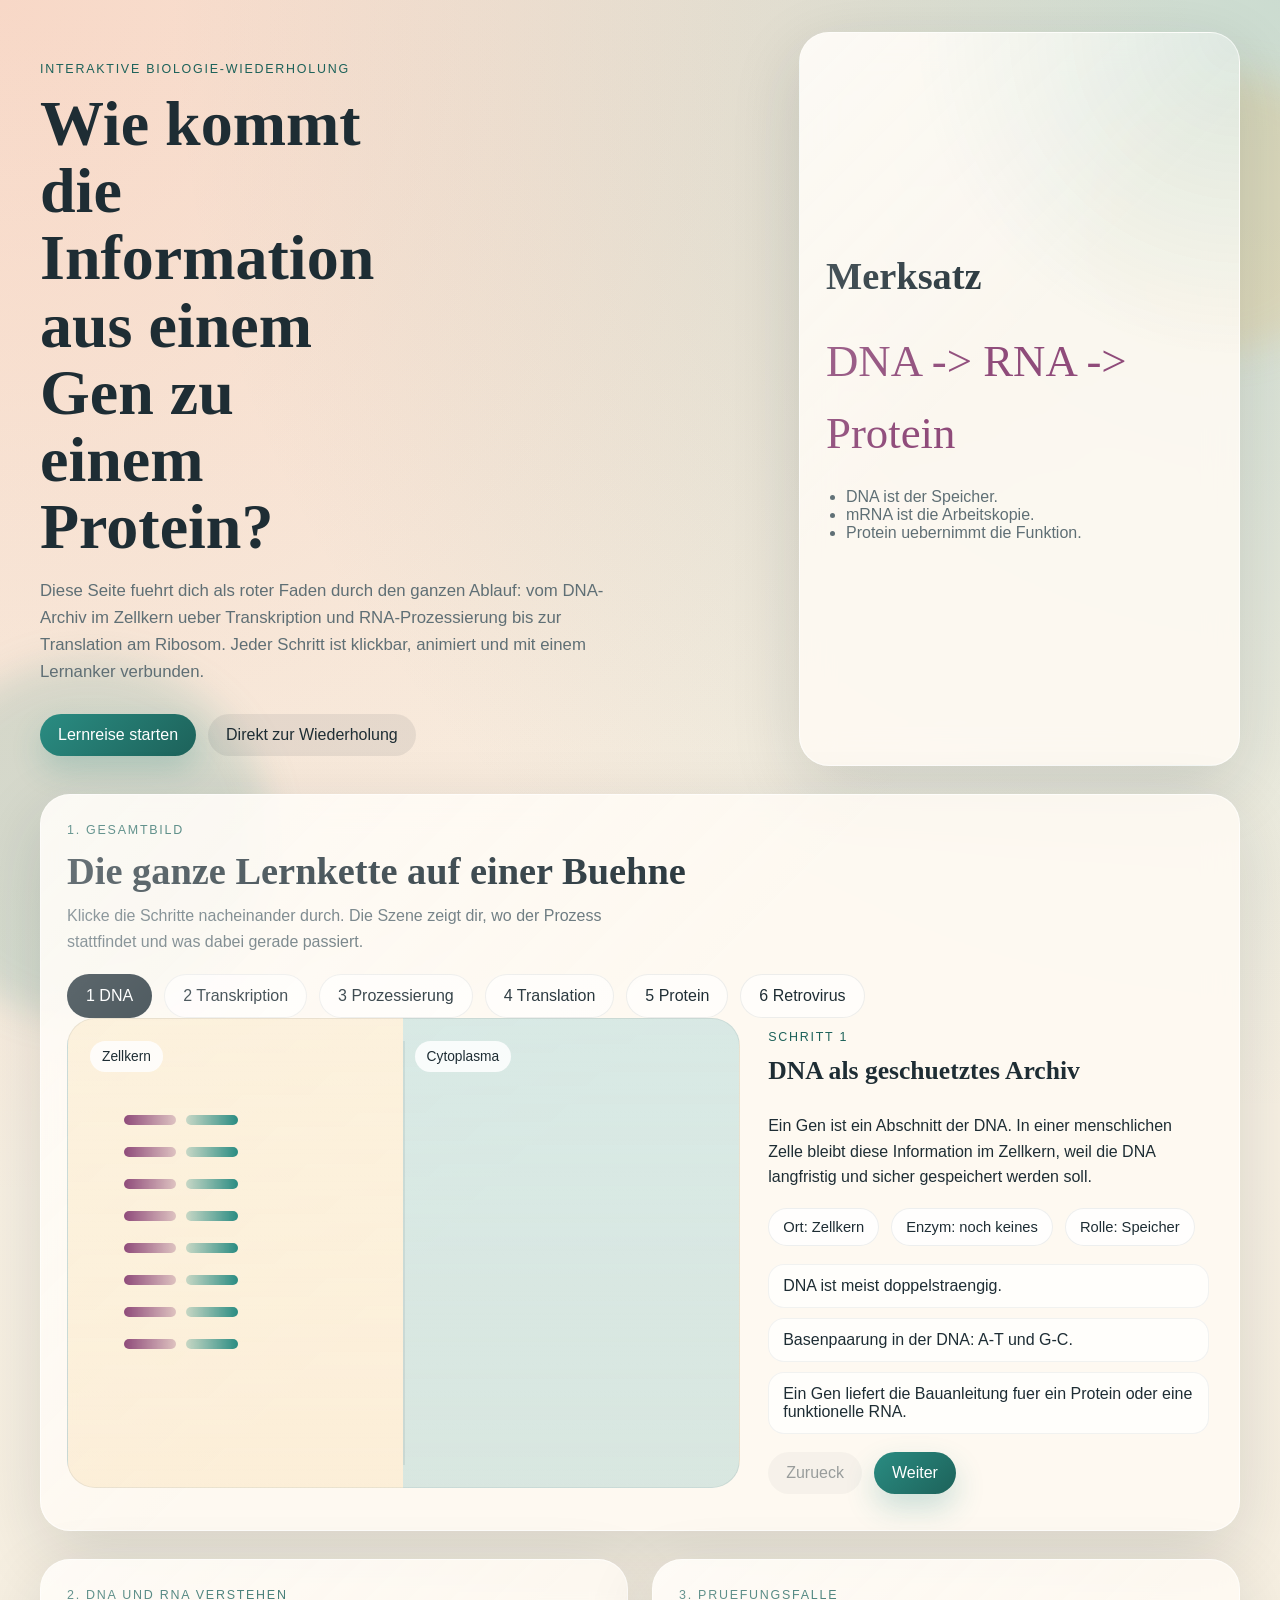
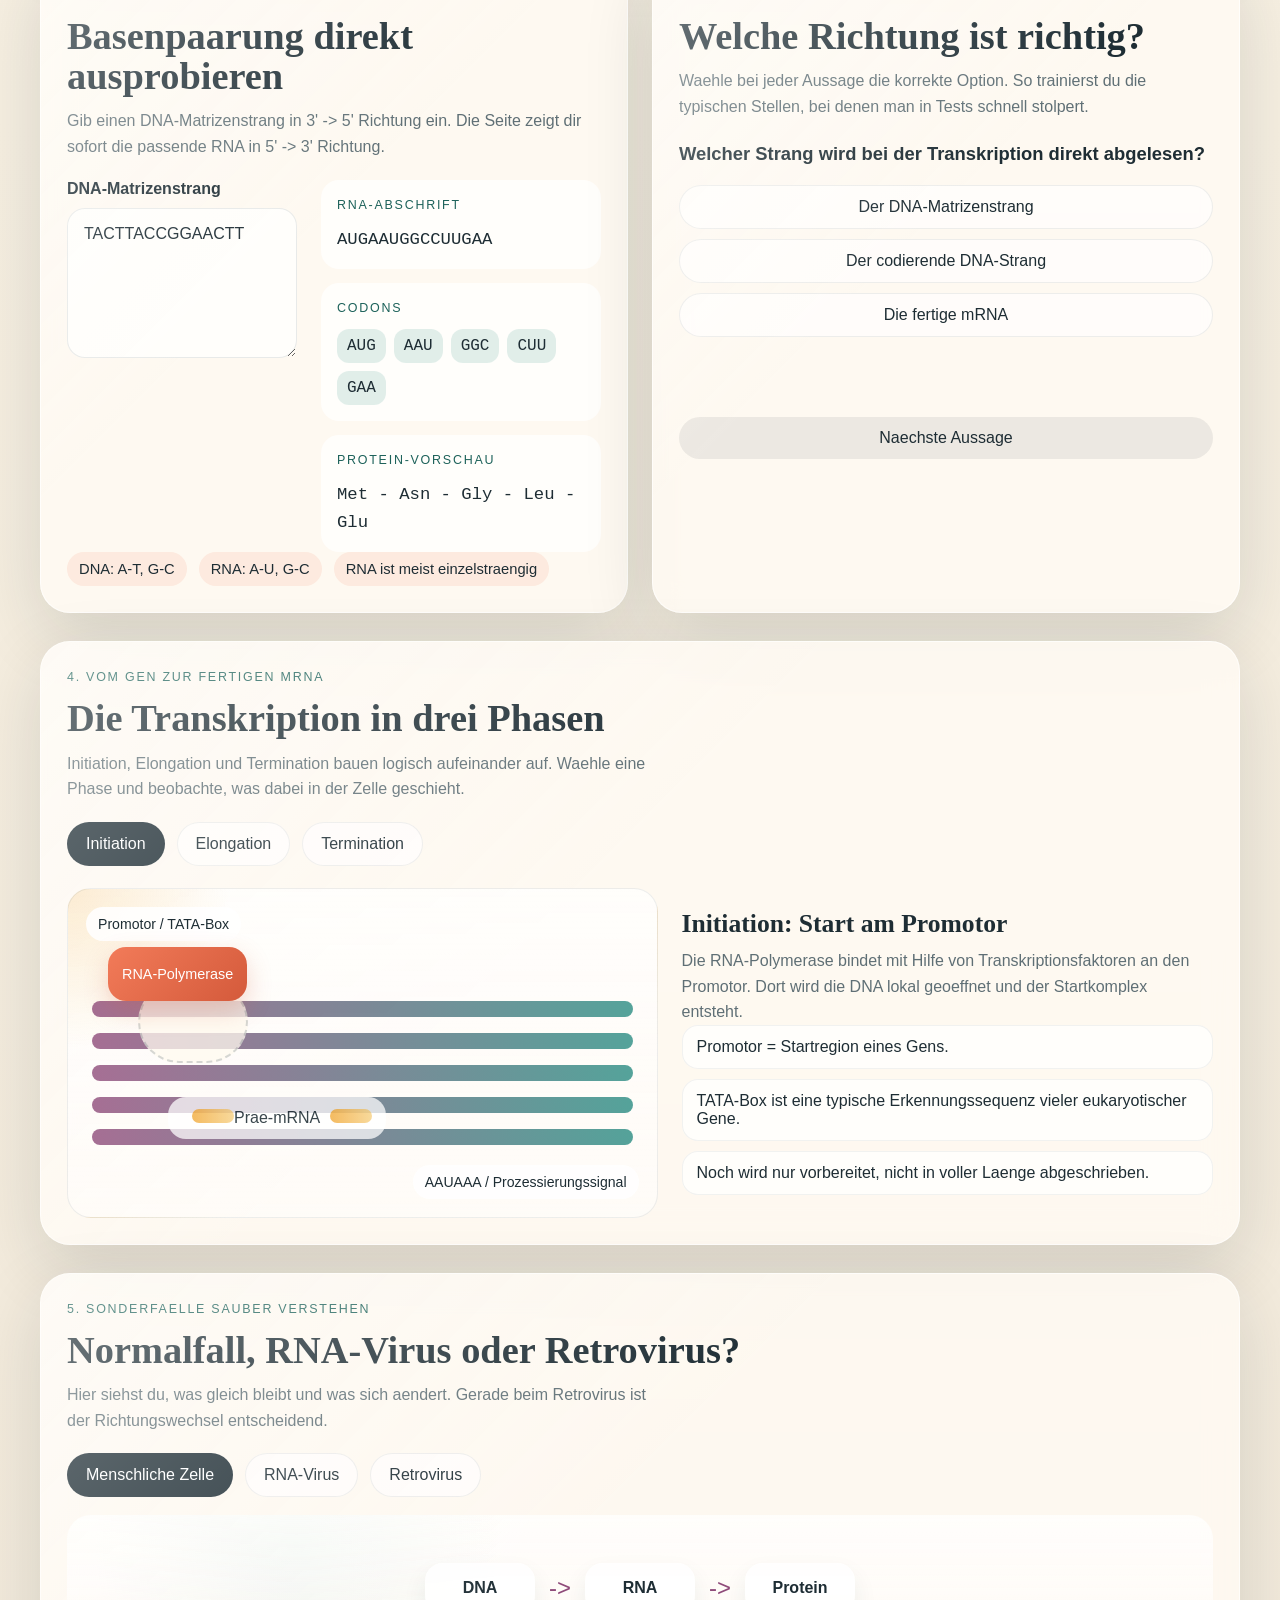
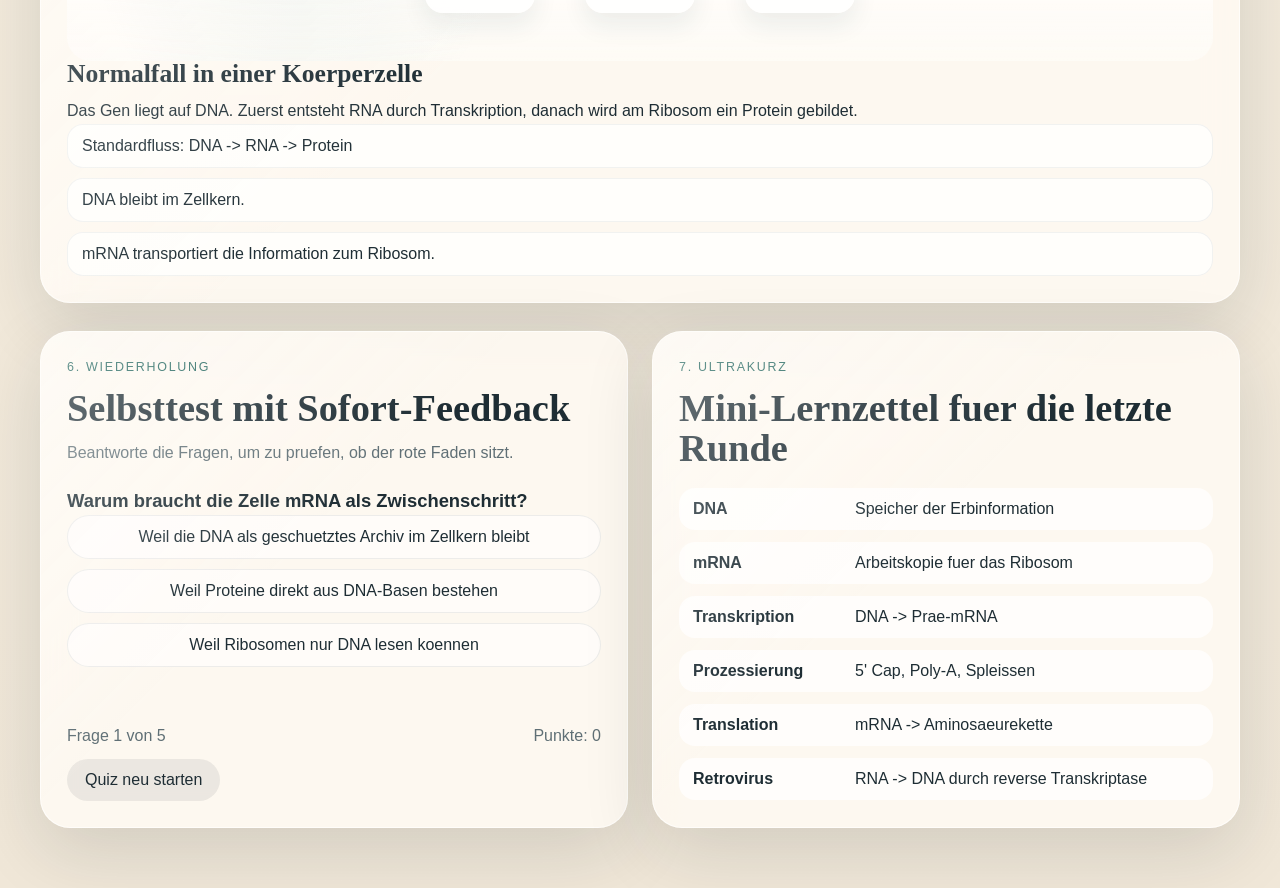
<file: lessons/01-dna-rna-protein-interactive/index.html>
<!DOCTYPE html>
<html lang="de">
  <head>
    <meta charset="UTF-8" />
    <meta name="viewport" content="width=device-width, initial-scale=1.0" />
    <title>DNA zu Protein - Interaktive Lernreise</title>
    <link rel="stylesheet" href="styles.css" />
  </head>
  <body>
    <div class="page-shell">
      <header class="hero">
        <div class="hero-copy">
          <p class="eyebrow">Interaktive Biologie-Wiederholung</p>
          <h1>Wie kommt die Information aus einem Gen zu einem Protein?</h1>
          <p class="hero-text">
            Diese Seite fuehrt dich als roter Faden durch den ganzen Ablauf:
            vom DNA-Archiv im Zellkern ueber Transkription und RNA-Prozessierung
            bis zur Translation am Ribosom. Jeder Schritt ist klickbar,
            animiert und mit einem Lernanker verbunden.
          </p>
          <div class="hero-actions">
            <button id="start-story" class="primary-button" type="button">
              Lernreise starten
            </button>
            <button id="jump-quiz" class="secondary-button" type="button">
              Direkt zur Wiederholung
            </button>
          </div>
        </div>
        <div class="hero-summary card">
          <h2>Merksatz</h2>
          <p class="summary-chain">DNA -> RNA -> Protein</p>
          <ul class="summary-list">
            <li>DNA ist der Speicher.</li>
            <li>mRNA ist die Arbeitskopie.</li>
            <li>Protein uebernimmt die Funktion.</li>
          </ul>
        </div>
      </header>

      <main>
        <section class="story-board card" id="story-board">
          <div class="section-heading">
            <p class="section-label">1. Gesamtbild</p>
            <h2>Die ganze Lernkette auf einer Buehne</h2>
            <p>
              Klicke die Schritte nacheinander durch. Die Szene zeigt dir,
              wo der Prozess stattfindet und was dabei gerade passiert.
            </p>
          </div>

          <div class="story-controls" id="story-controls">
            <button class="story-step active" data-step="0" type="button">
              1 DNA
            </button>
            <button class="story-step" data-step="1" type="button">
              2 Transkription
            </button>
            <button class="story-step" data-step="2" type="button">
              3 Prozessierung
            </button>
            <button class="story-step" data-step="3" type="button">
              4 Translation
            </button>
            <button class="story-step" data-step="4" type="button">
              5 Protein
            </button>
            <button class="story-step" data-step="5" type="button">
              6 Retrovirus
            </button>
          </div>

          <div class="story-layout">
            <div class="cell-stage" id="cell-stage" data-scene="0">
              <div class="nucleus">
                <div class="nucleus-label">Zellkern</div>
                <div class="dna-helix" aria-hidden="true">
                  <span></span>
                  <span></span>
                  <span></span>
                  <span></span>
                  <span></span>
                  <span></span>
                  <span></span>
                  <span></span>
                </div>
                <div class="polymerase" aria-hidden="true">RNA-Polymerase</div>
                <div class="pre-mrna" aria-hidden="true">
                  <span></span><span></span><span></span><span></span>
                </div>
                <div class="processed-mrna" aria-hidden="true">
                  <div class="cap">5' Cap</div>
                  <div class="mrna-body">
                    <span></span><span></span><span></span><span></span>
                  </div>
                  <div class="tail">Poly-A</div>
                </div>
                <div class="retro-panel" aria-hidden="true">
                  <div class="virus-core">Virus-RNA</div>
                  <div class="retro-arrow">Reverse Transkriptase</div>
                  <div class="virus-dna">virale DNA</div>
                </div>
              </div>
              <div class="cytoplasm">
                <div class="cytoplasm-label">Cytoplasma</div>
                <div class="ribosome" aria-hidden="true">
                  <div class="ribosome-top"></div>
                  <div class="ribosome-slot">Codons werden gelesen</div>
                  <div class="ribosome-bottom"></div>
                </div>
                <div class="protein-chain" aria-hidden="true">
                  <span></span><span></span><span></span><span></span><span></span>
                </div>
                <div class="protein-card" aria-hidden="true">
                  Aktives Protein
                </div>
              </div>
            </div>

            <div class="story-panel">
              <div class="story-meta">
                <p class="section-label" id="step-kicker">Schritt 1</p>
                <h3 id="step-title">DNA als geschuetztes Archiv</h3>
              </div>
              <p id="step-text">
                Das Gen liegt als Abschnitt der DNA im Zellkern. Die DNA
                speichert die Information langfristig und bleibt deshalb bei
                Eukaryoten im Zellkern geschuetzt.
              </p>
              <div class="concept-strip">
                <div class="concept-badge" id="concept-place">Ort: Zellkern</div>
                <div class="concept-badge" id="concept-enzyme">Enzym: noch keines</div>
                <div class="concept-badge" id="concept-direction">
                  Richtung: Speicherphase
                </div>
              </div>
              <div class="story-facts" id="story-facts"></div>
              <div class="story-nav">
                <button id="prev-step" class="secondary-button" type="button">
                  Zurueck
                </button>
                <button id="next-step" class="primary-button" type="button">
                  Weiter
                </button>
              </div>
            </div>
          </div>
        </section>

        <section class="concept-grid">
          <article class="card">
            <div class="section-heading">
              <p class="section-label">2. DNA und RNA verstehen</p>
              <h2>Basenpaarung direkt ausprobieren</h2>
              <p>
                Gib einen DNA-Matrizenstrang in 3' -> 5' Richtung ein. Die
                Seite zeigt dir sofort die passende RNA in 5' -> 3' Richtung.
              </p>
            </div>

            <div class="lab-grid">
              <label class="field">
                <span>DNA-Matrizenstrang</span>
                <textarea id="dna-input" rows="3">TACTTACCGGAACTT</textarea>
              </label>
              <div class="lab-output">
                <div class="output-card">
                  <p class="mini-label">RNA-Abschrift</p>
                  <p class="sequence" id="rna-output">AUGAAUGGCCUUGAA</p>
                </div>
                <div class="output-card">
                  <p class="mini-label">Codons</p>
                  <div class="token-row" id="codon-output"></div>
                </div>
                <div class="output-card">
                  <p class="mini-label">Protein-Vorschau</p>
                  <p id="protein-output">
                    Met - Asn - Gly - Leu - Glu
                  </p>
                </div>
              </div>
            </div>

            <div class="quick-notes">
              <span>DNA: A-T, G-C</span>
              <span>RNA: A-U, G-C</span>
              <span>RNA ist meist einzelstraengig</span>
            </div>
          </article>

          <article class="card">
            <div class="section-heading">
              <p class="section-label">3. Pruefungsfalle</p>
              <h2>Welche Richtung ist richtig?</h2>
              <p>
                Waehle bei jeder Aussage die korrekte Option. So trainierst du
                die typischen Stellen, bei denen man in Tests schnell stolpert.
              </p>
            </div>

            <div class="challenge" id="direction-challenge">
              <p class="challenge-question" id="challenge-question"></p>
              <div class="challenge-options" id="challenge-options"></div>
              <p class="challenge-feedback" id="challenge-feedback"></p>
              <button id="next-challenge" class="secondary-button" type="button">
                Naechste Aussage
              </button>
            </div>
          </article>
        </section>

        <section class="process-track card">
          <div class="section-heading">
            <p class="section-label">4. Vom Gen zur fertigen mRNA</p>
            <h2>Die Transkription in drei Phasen</h2>
            <p>
              Initiation, Elongation und Termination bauen logisch aufeinander
              auf. Waehle eine Phase und beobachte, was dabei in der Zelle
              geschieht.
            </p>
          </div>

          <div class="phase-tabs" id="phase-tabs">
            <button class="phase-tab active" data-phase="initiation" type="button">
              Initiation
            </button>
            <button class="phase-tab" data-phase="elongation" type="button">
              Elongation
            </button>
            <button class="phase-tab" data-phase="termination" type="button">
              Termination
            </button>
          </div>

          <div class="phase-layout">
            <div class="phase-visual" id="phase-visual" data-phase="initiation">
              <div class="promoter-tag">Promotor / TATA-Box</div>
              <div class="phase-dna">
                <span></span><span></span><span></span><span></span><span></span>
              </div>
              <div class="phase-bubble"></div>
              <div class="phase-enzyme">RNA-Polymerase</div>
              <div class="phase-rna">Prae-mRNA</div>
              <div class="phase-stop">AAUAAA / Prozessierungssignal</div>
            </div>
            <div class="phase-copy">
              <h3 id="phase-title">Initiation: Start am Promotor</h3>
              <p id="phase-text">
                Die RNA-Polymerase bindet mit Hilfe von
                Transkriptionsfaktoren an den Promotor. Die DNA oeffnet sich
                lokal, damit die Synthese beginnen kann.
              </p>
              <div class="bullet-panel" id="phase-bullets"></div>
            </div>
          </div>
        </section>

        <section class="virus-section card">
          <div class="section-heading">
            <p class="section-label">5. Sonderfaelle sauber verstehen</p>
            <h2>Normalfall, RNA-Virus oder Retrovirus?</h2>
            <p>
              Hier siehst du, was gleich bleibt und was sich aendert. Gerade
              beim Retrovirus ist der Richtungswechsel entscheidend.
            </p>
          </div>

          <div class="virus-switch" id="virus-switch">
            <button class="virus-button active" data-mode="normal" type="button">
              Menschliche Zelle
            </button>
            <button class="virus-button" data-mode="rna" type="button">
              RNA-Virus
            </button>
            <button class="virus-button" data-mode="retro" type="button">
              Retrovirus
            </button>
          </div>

          <div class="virus-visual" id="virus-visual" data-mode="normal">
            <div class="flow-pill">DNA</div>
            <div class="flow-arrow" id="virus-arrow-a">-></div>
            <div class="flow-pill">RNA</div>
            <div class="flow-arrow" id="virus-arrow-b">-></div>
            <div class="flow-pill">Protein</div>
          </div>

          <div class="virus-copy">
            <h3 id="virus-title">Normalfall in einer Koerperzelle</h3>
            <p id="virus-text">
              Das Gen liegt auf DNA. Zuerst entsteht RNA durch Transkription,
              danach wird am Ribosom ein Protein gebildet.
            </p>
            <div class="bullet-panel" id="virus-points"></div>
          </div>
        </section>

        <section class="review-grid">
          <article class="card review-card" id="review-card">
            <div class="section-heading">
              <p class="section-label">6. Wiederholung</p>
              <h2>Selbsttest mit Sofort-Feedback</h2>
              <p>
                Beantworte die Fragen, um zu pruefen, ob der rote Faden sitzt.
              </p>
            </div>
            <p class="challenge-question" id="quiz-question"></p>
            <div class="challenge-options" id="quiz-options"></div>
            <p class="challenge-feedback" id="quiz-feedback"></p>
            <div class="quiz-meta">
              <span id="quiz-progress">Frage 1 von 5</span>
              <span id="quiz-score">Punkte: 0</span>
            </div>
            <button id="restart-quiz" class="secondary-button" type="button">
              Quiz neu starten
            </button>
          </article>

          <article class="card">
            <div class="section-heading">
              <p class="section-label">7. Ultrakurz</p>
              <h2>Mini-Lernzettel fuer die letzte Runde</h2>
            </div>
            <div class="mini-sheet">
              <div class="sheet-row">
                <span class="sheet-label">DNA</span>
                <span>Speicher der Erbinformation</span>
              </div>
              <div class="sheet-row">
                <span class="sheet-label">mRNA</span>
                <span>Arbeitskopie fuer das Ribosom</span>
              </div>
              <div class="sheet-row">
                <span class="sheet-label">Transkription</span>
                <span>DNA -> Prae-mRNA</span>
              </div>
              <div class="sheet-row">
                <span class="sheet-label">Prozessierung</span>
                <span>5' Cap, Poly-A, Spleissen</span>
              </div>
              <div class="sheet-row">
                <span class="sheet-label">Translation</span>
                <span>mRNA -> Aminosaeurekette</span>
              </div>
              <div class="sheet-row">
                <span class="sheet-label">Retrovirus</span>
                <span>RNA -> DNA durch reverse Transkriptase</span>
              </div>
            </div>
          </article>
        </section>
      </main>
    </div>

    <script src="script.js"></script>
  </body>
</html>
</file>
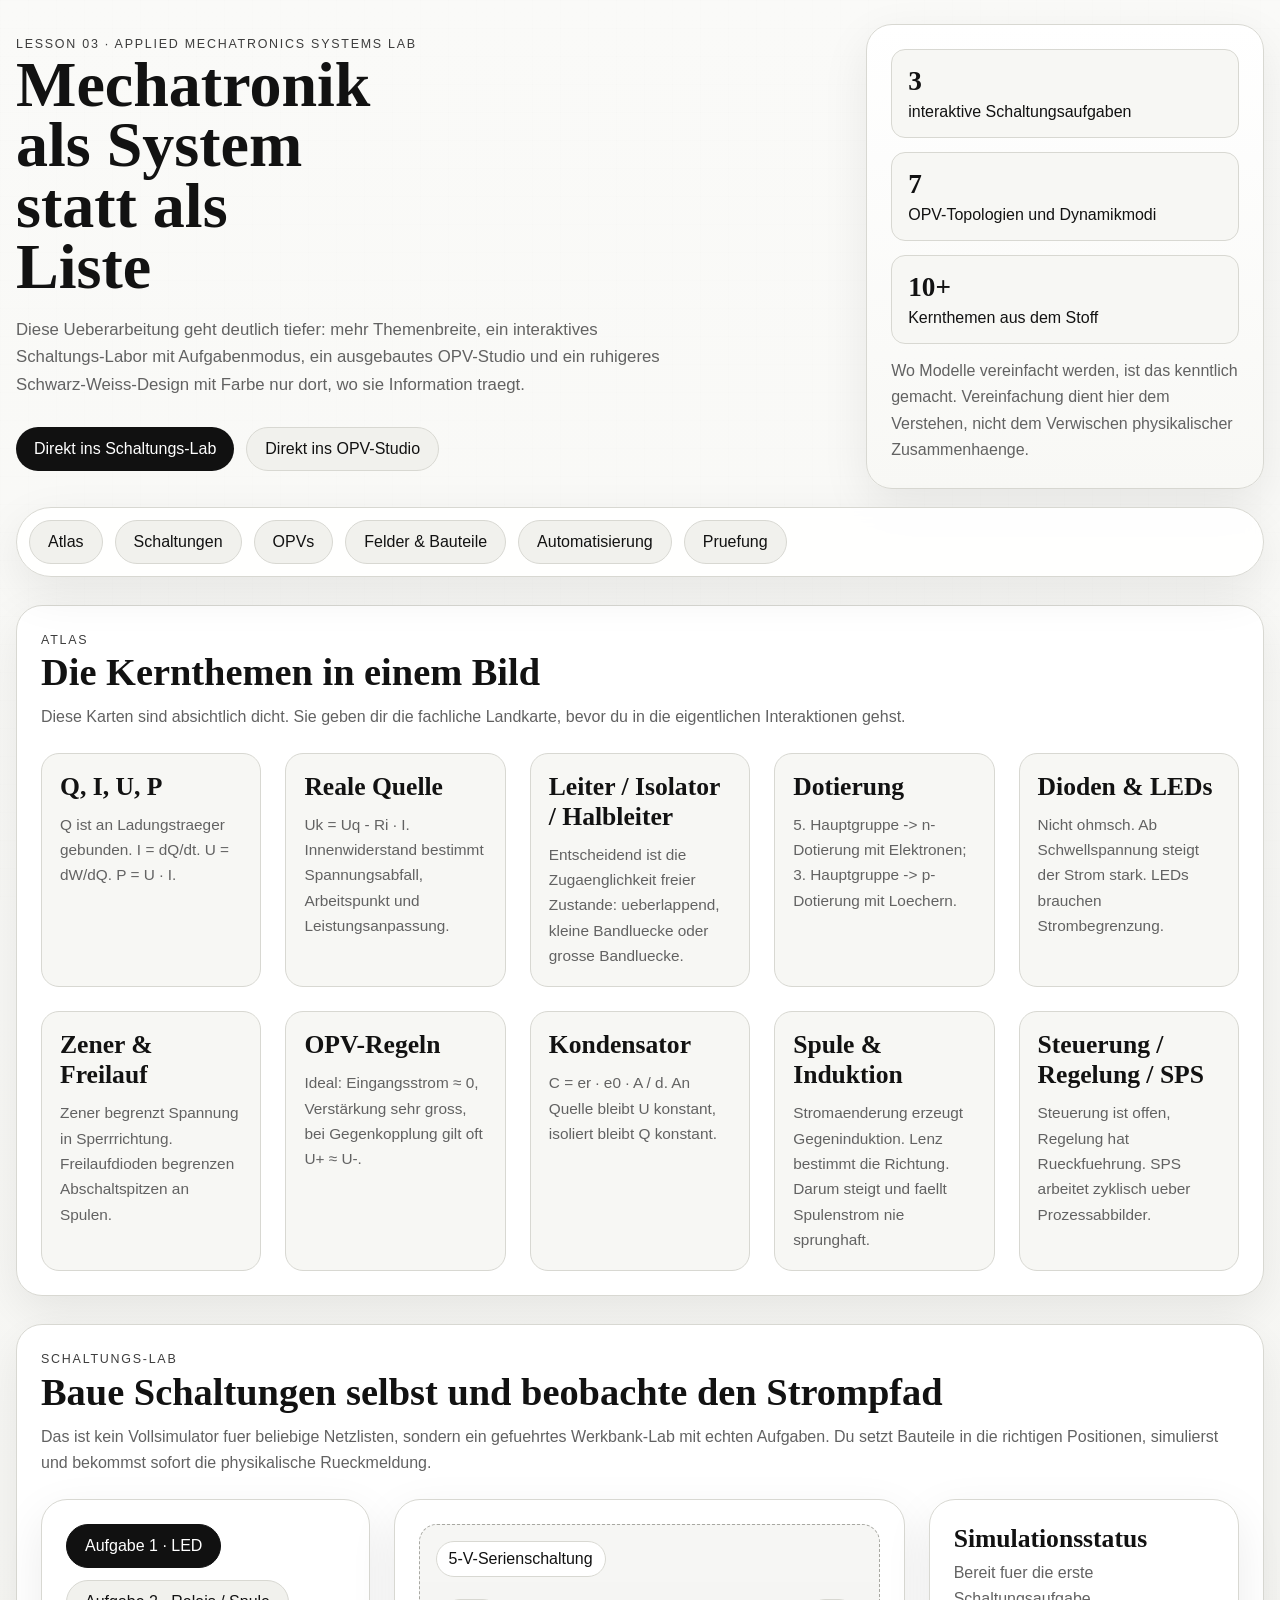
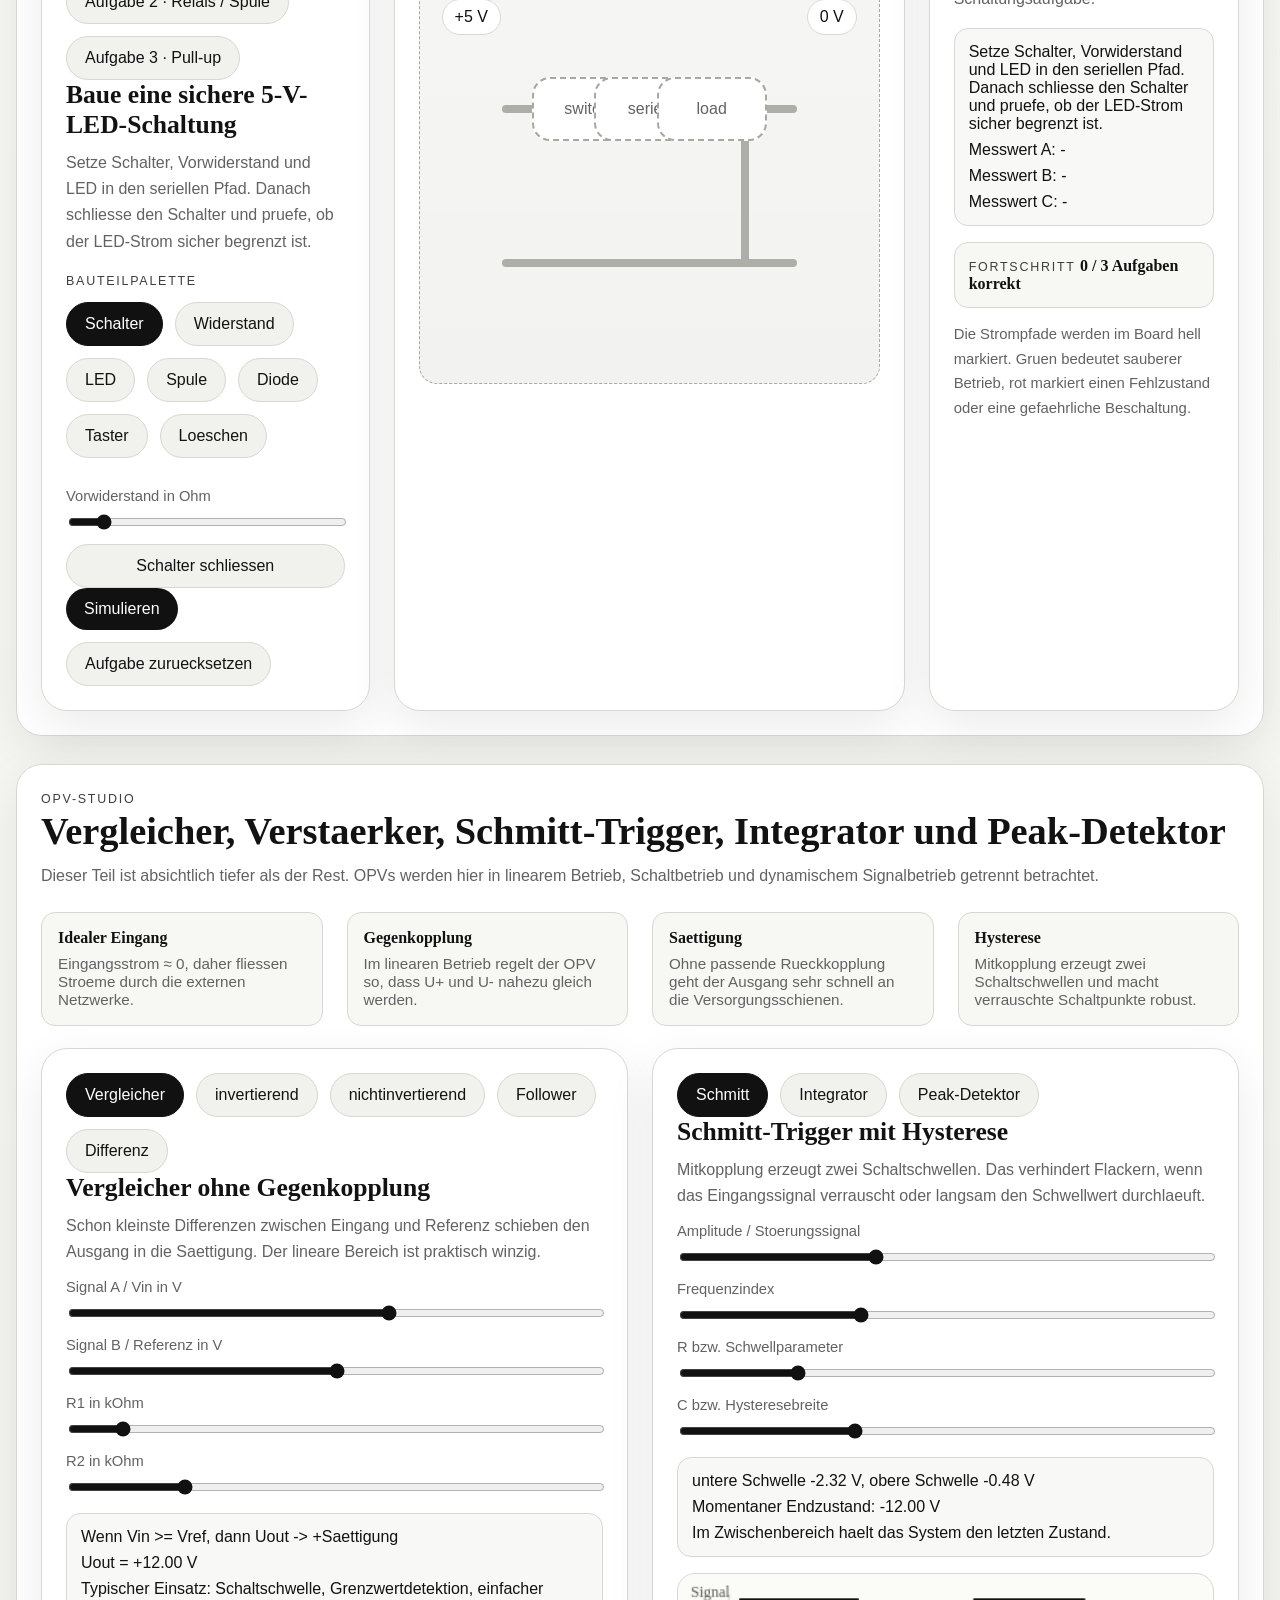
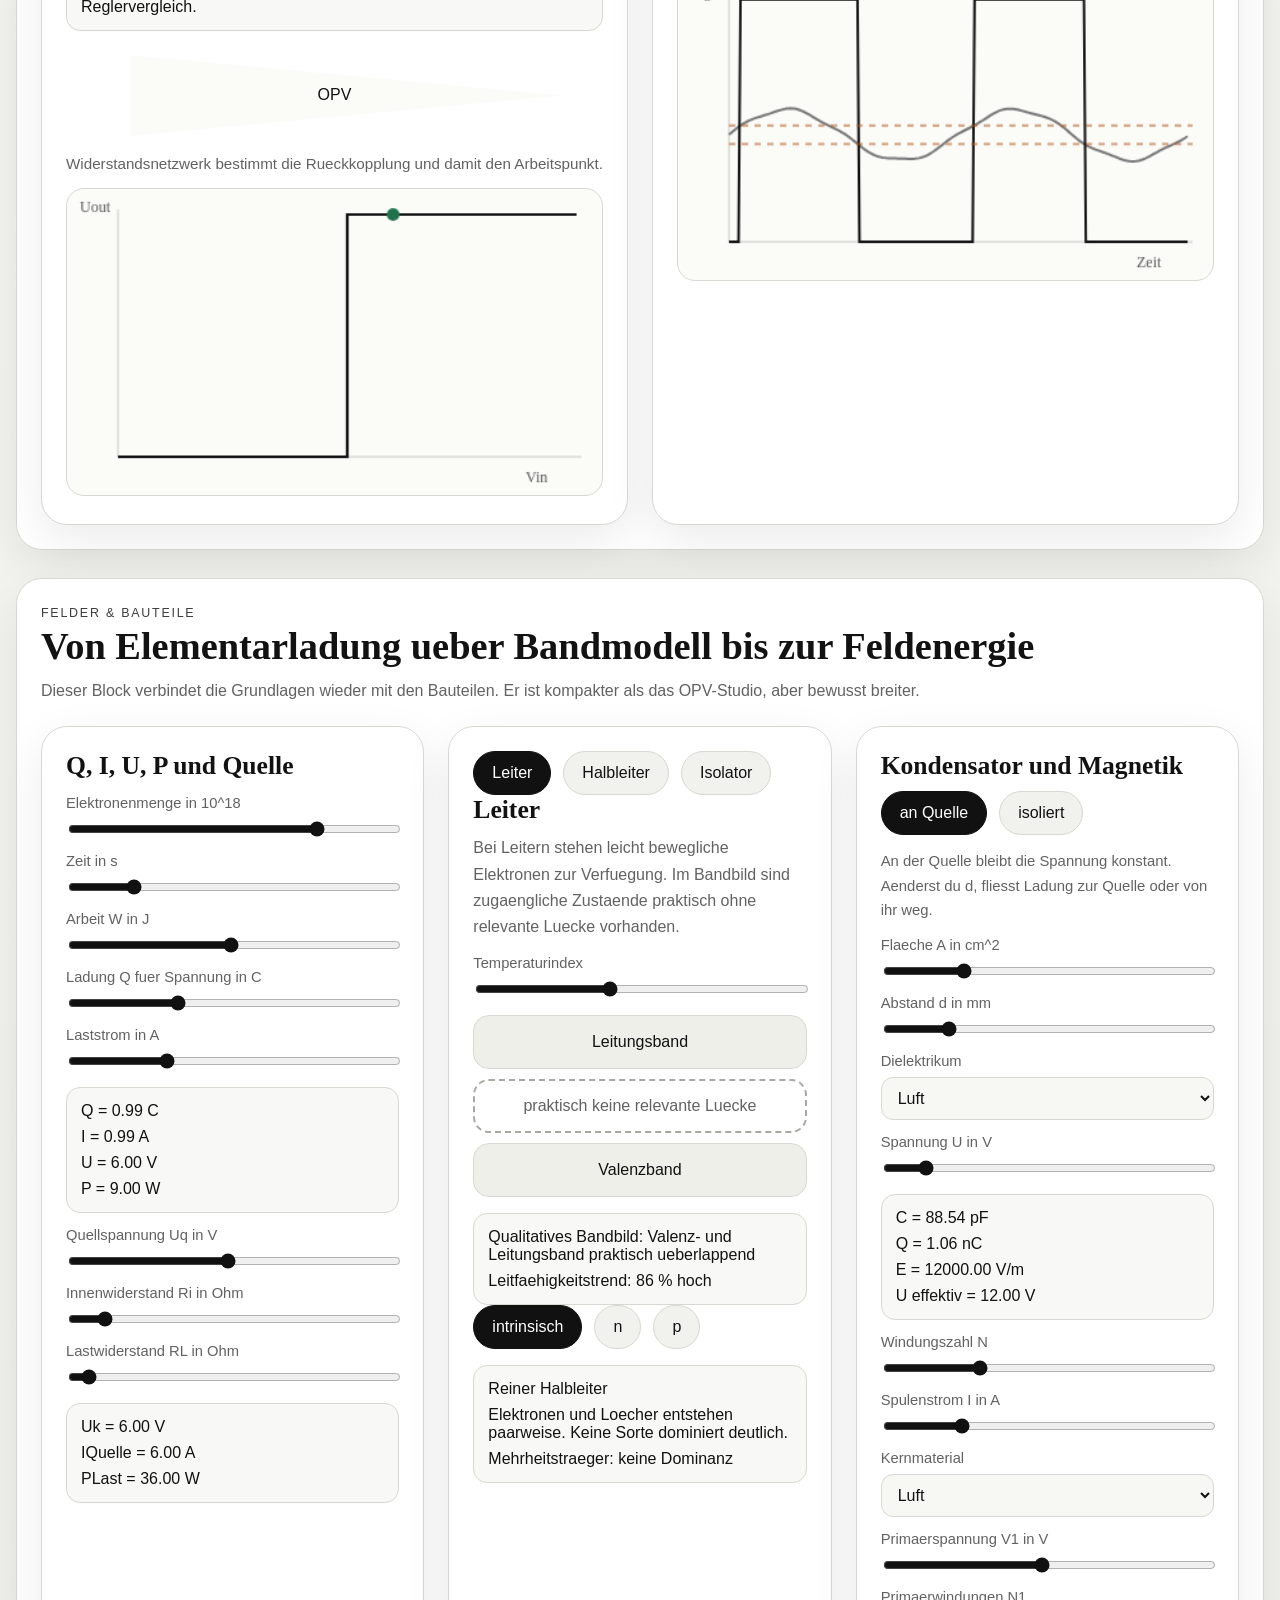
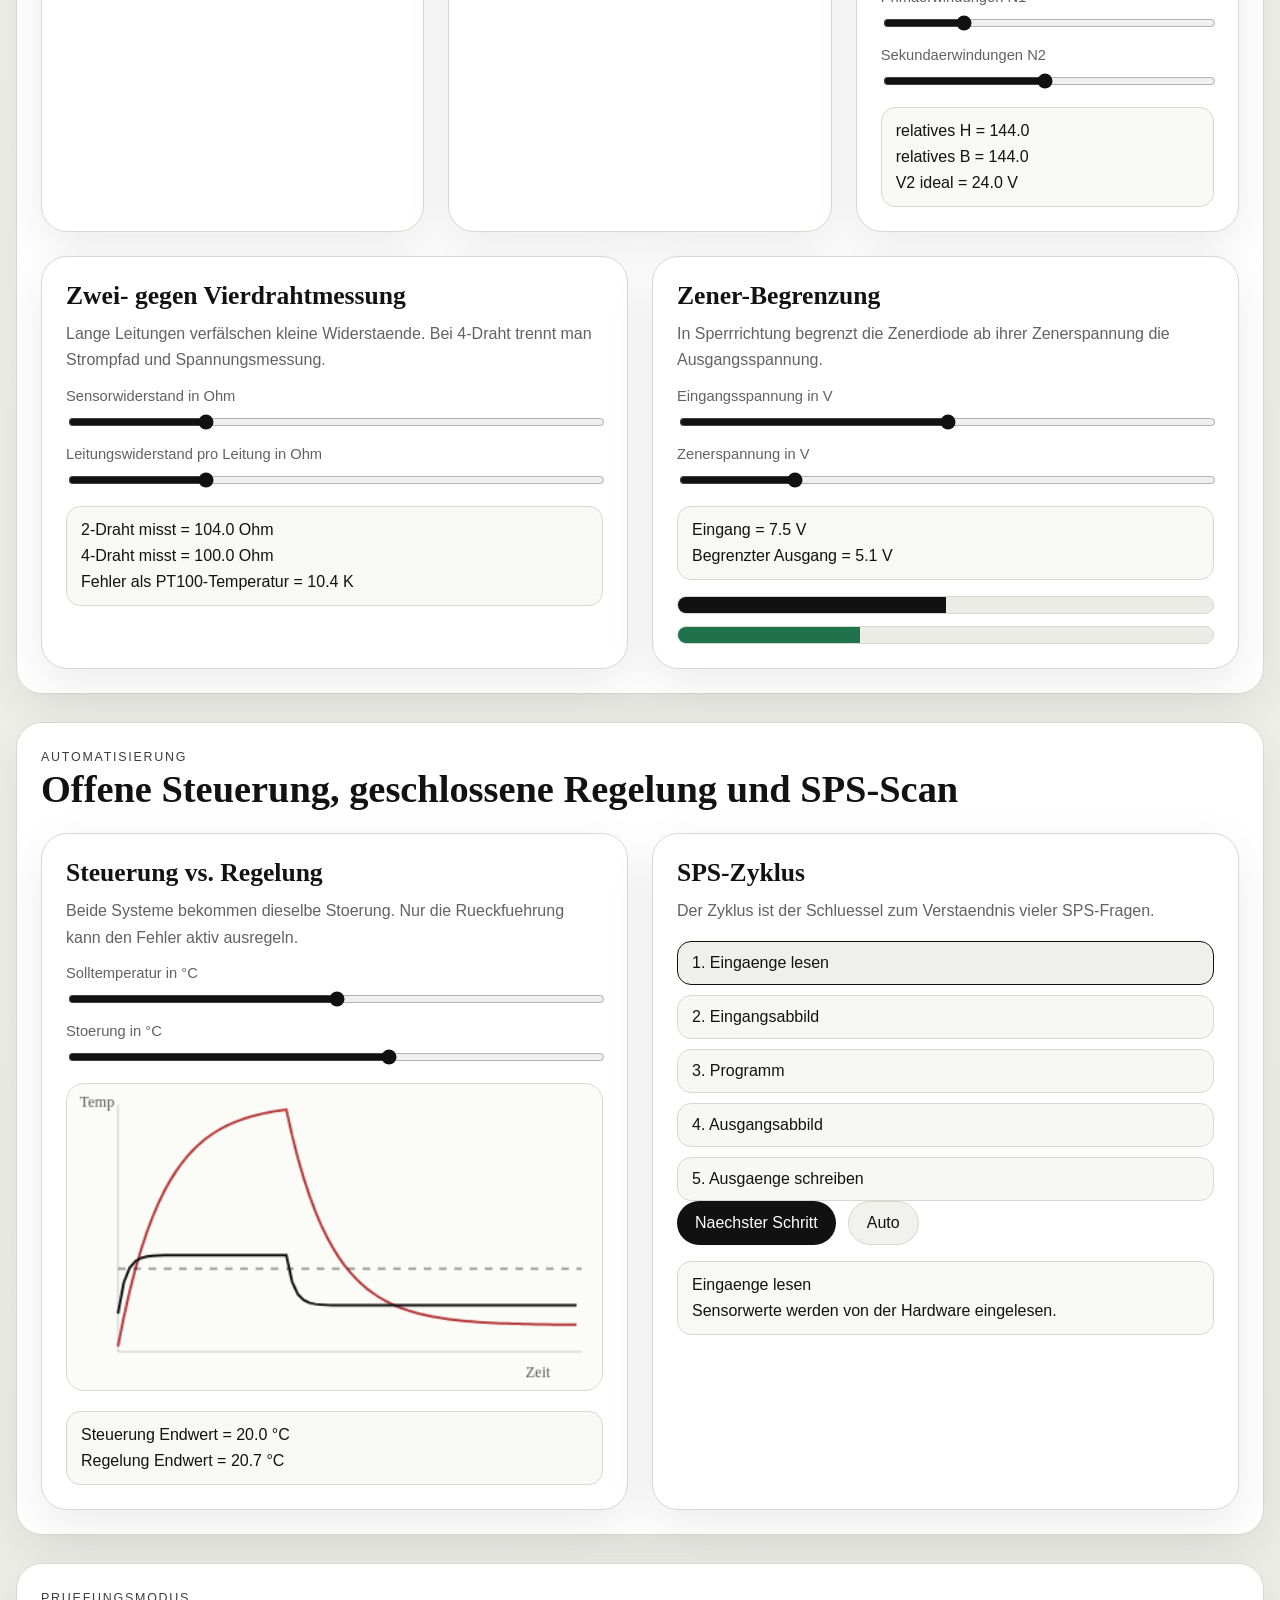
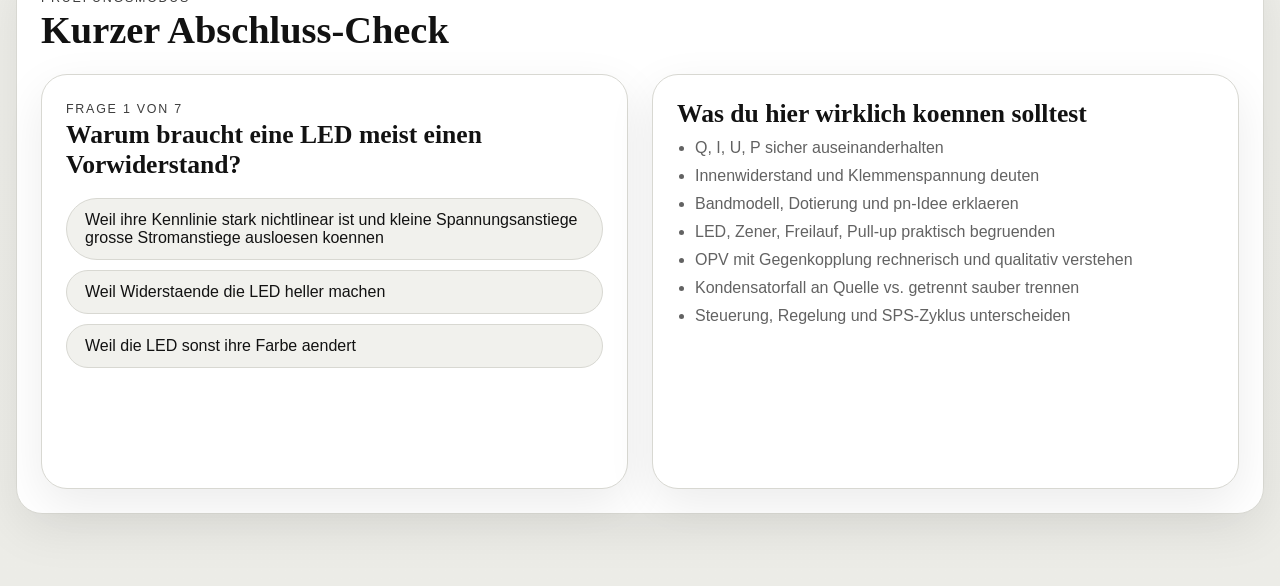
<file: lessons/03-applied-mechatronics-lab/index.html>
<!DOCTYPE html>
<html lang="de">
  <head>
    <meta charset="UTF-8" />
    <meta name="viewport" content="width=device-width, initial-scale=1.0" />
    <title>Angewandte Mechatronik - Systems Lab</title>
    <link rel="stylesheet" href="styles.css" />
  </head>
  <body>
    <div class="page-shell">
      <header class="hero">
        <div class="hero-copy">
          <p class="eyebrow">Lesson 03 · Applied Mechatronics Systems Lab</p>
          <h1>Mechatronik als System statt als Liste</h1>
          <p class="hero-text">
            Diese Ueberarbeitung geht deutlich tiefer: mehr Themenbreite, ein
            interaktives Schaltungs-Labor mit Aufgabenmodus, ein ausgebautes OPV-Studio
            und ein ruhigeres Schwarz-Weiss-Design mit Farbe nur dort, wo sie Information traegt.
          </p>
          <div class="hero-actions">
            <button class="primary-button jump-button" data-target="circuit-studio" type="button">
              Direkt ins Schaltungs-Lab
            </button>
            <button class="secondary-button jump-button" data-target="opamp-studio" type="button">
              Direkt ins OPV-Studio
            </button>
          </div>
        </div>
        <aside class="hero-side">
          <div class="hero-stat">
            <strong>3</strong>
            <span>interaktive Schaltungsaufgaben</span>
          </div>
          <div class="hero-stat">
            <strong>7</strong>
            <span>OPV-Topologien und Dynamikmodi</span>
          </div>
          <div class="hero-stat">
            <strong>10+</strong>
            <span>Kernthemen aus dem Stoff</span>
          </div>
          <p class="hero-note">
            Wo Modelle vereinfacht werden, ist das kenntlich gemacht. Vereinfachung dient
            hier dem Verstehen, nicht dem Verwischen physikalischer Zusammenhaenge.
          </p>
        </aside>
      </header>

      <nav class="top-nav">
        <button class="nav-chip jump-button" data-target="concept-atlas" type="button">Atlas</button>
        <button class="nav-chip jump-button" data-target="circuit-studio" type="button">Schaltungen</button>
        <button class="nav-chip jump-button" data-target="opamp-studio" type="button">OPVs</button>
        <button class="nav-chip jump-button" data-target="field-lab" type="button">Felder & Bauteile</button>
        <button class="nav-chip jump-button" data-target="automation" type="button">Automatisierung</button>
        <button class="nav-chip jump-button" data-target="final-check" type="button">Pruefung</button>
      </nav>

      <main>
        <section class="card section" id="concept-atlas">
          <div class="section-heading">
            <p class="section-label">Atlas</p>
            <h2>Die Kernthemen in einem Bild</h2>
            <p>
              Diese Karten sind absichtlich dicht. Sie geben dir die fachliche Landkarte,
              bevor du in die eigentlichen Interaktionen gehst.
            </p>
          </div>
          <div class="atlas-grid">
            <article class="atlas-card">
              <h3>Q, I, U, P</h3>
              <p>Q ist an Ladungstraeger gebunden. I = dQ/dt. U = dW/dQ. P = U · I.</p>
            </article>
            <article class="atlas-card">
              <h3>Reale Quelle</h3>
              <p>Uk = Uq - Ri · I. Innenwiderstand bestimmt Spannungsabfall, Arbeitspunkt und Leistungsanpassung.</p>
            </article>
            <article class="atlas-card">
              <h3>Leiter / Isolator / Halbleiter</h3>
              <p>Entscheidend ist die Zugaenglichkeit freier Zustande: ueberlappend, kleine Bandluecke oder grosse Bandluecke.</p>
            </article>
            <article class="atlas-card">
              <h3>Dotierung</h3>
              <p>5. Hauptgruppe -> n-Dotierung mit Elektronen; 3. Hauptgruppe -> p-Dotierung mit Loechern.</p>
            </article>
            <article class="atlas-card">
              <h3>Dioden & LEDs</h3>
              <p>Nicht ohmsch. Ab Schwellspannung steigt der Strom stark. LEDs brauchen Strombegrenzung.</p>
            </article>
            <article class="atlas-card">
              <h3>Zener & Freilauf</h3>
              <p>Zener begrenzt Spannung in Sperrrichtung. Freilaufdioden begrenzen Abschaltspitzen an Spulen.</p>
            </article>
            <article class="atlas-card">
              <h3>OPV-Regeln</h3>
              <p>Ideal: Eingangsstrom ≈ 0, Verstärkung sehr gross, bei Gegenkopplung gilt oft U+ ≈ U-.</p>
            </article>
            <article class="atlas-card">
              <h3>Kondensator</h3>
              <p>C = er · e0 · A / d. An Quelle bleibt U konstant, isoliert bleibt Q konstant.</p>
            </article>
            <article class="atlas-card">
              <h3>Spule & Induktion</h3>
              <p>Stromaenderung erzeugt Gegeninduktion. Lenz bestimmt die Richtung. Darum steigt und faellt Spulenstrom nie sprunghaft.</p>
            </article>
            <article class="atlas-card">
              <h3>Steuerung / Regelung / SPS</h3>
              <p>Steuerung ist offen, Regelung hat Rueckfuehrung. SPS arbeitet zyklisch ueber Prozessabbilder.</p>
            </article>
          </div>
        </section>

        <section class="card section" id="circuit-studio">
          <div class="section-heading">
            <p class="section-label">Schaltungs-Lab</p>
            <h2>Baue Schaltungen selbst und beobachte den Strompfad</h2>
            <p>
              Das ist kein Vollsimulator fuer beliebige Netzlisten, sondern ein
              gefuehrtes Werkbank-Lab mit echten Aufgaben. Du setzt Bauteile in
              die richtigen Positionen, simulierst und bekommst sofort die physikalische Rueckmeldung.
            </p>
          </div>

          <div class="studio-layout">
            <article class="panel challenge-panel">
              <div class="button-row">
                <button class="task-button active challenge-button" data-challenge="led" type="button">
                  Aufgabe 1 · LED
                </button>
                <button class="task-button challenge-button" data-challenge="coil" type="button">
                  Aufgabe 2 · Relais / Spule
                </button>
                <button class="task-button challenge-button" data-challenge="pullup" type="button">
                  Aufgabe 3 · Pull-up
                </button>
              </div>

              <h3 id="challenge-title">Baue eine sichere 5-V-LED-Schaltung</h3>
              <p class="panel-copy" id="challenge-copy">
                Setze Schalter, Vorwiderstand und LED in den seriellen Strompfad.
                Danach schliesse den Schalter und pruefe, ob der LED-Strom im sicheren Bereich liegt.
              </p>

              <div class="palette-block">
                <p class="mini-label">Bauteilpalette</p>
                <div class="palette" id="component-palette">
                  <button class="palette-item active" data-component="switch" type="button">Schalter</button>
                  <button class="palette-item" data-component="resistor" type="button">Widerstand</button>
                  <button class="palette-item" data-component="led" type="button">LED</button>
                  <button class="palette-item" data-component="coil" type="button">Spule</button>
                  <button class="palette-item" data-component="diode" type="button">Diode</button>
                  <button class="palette-item" data-component="pushbutton" type="button">Taster</button>
                  <button class="palette-item" data-component="clear" type="button">Loeschen</button>
                </div>
              </div>

              <div class="challenge-controls">
                <div class="control-group active" data-control="led">
                  <label class="field">
                    <span>Vorwiderstand in Ohm</span>
                    <input id="builder-led-resistance" type="range" min="47" max="1000" step="1" value="150" />
                  </label>
                  <button id="builder-led-toggle" class="secondary-button" type="button">Schalter schliessen</button>
                </div>
                <div class="control-group" data-control="coil">
                  <button id="builder-coil-toggle" class="secondary-button" type="button">Spule einschalten</button>
                  <button id="builder-diode-orientation" class="secondary-button" type="button">Diodenlage: Freilauf</button>
                </div>
                <div class="control-group" data-control="pullup">
                  <label class="field">
                    <span>Pull-up-Widerstand in kOhm</span>
                    <input id="builder-pullup-resistance" type="range" min="1" max="47" step="1" value="10" />
                  </label>
                  <button id="builder-button-toggle" class="secondary-button" type="button">Taster offen</button>
                </div>
              </div>

              <div class="button-row">
                <button id="builder-simulate" class="primary-button" type="button">Simulieren</button>
                <button id="builder-reset" class="secondary-button" type="button">Aufgabe zuruecksetzen</button>
              </div>
            </article>

            <article class="panel board-panel">
              <div class="challenge-board active" id="board-led">
                <div class="board-label">5-V-Serienschaltung</div>
                <div class="board-supply left">+5 V</div>
                <div class="board-supply right">0 V</div>
                <div class="wire h" id="led-wire-top-left"></div>
                <div class="wire h" id="led-wire-top-mid"></div>
                <div class="wire h" id="led-wire-top-right"></div>
                <div class="wire v" id="led-wire-down-right"></div>
                <div class="wire h" id="led-wire-bottom"></div>
                <button class="board-slot" id="slot-led-switch" data-slot="switch">Slot A</button>
                <button class="board-slot" id="slot-led-series" data-slot="series">Slot B</button>
                <button class="board-slot" id="slot-led-load" data-slot="load">Slot C</button>
              </div>

              <div class="challenge-board" id="board-coil">
                <div class="board-label">DC-Spule mit Abschaltfall</div>
                <div class="board-supply left">+12 V</div>
                <div class="board-supply right">0 V</div>
                <div class="wire h" id="coil-wire-top-left"></div>
                <div class="wire h" id="coil-wire-top-mid"></div>
                <div class="wire h" id="coil-wire-top-right"></div>
                <div class="wire v" id="coil-wire-right"></div>
                <div class="wire h" id="coil-wire-bottom"></div>
                <div class="wire v" id="coil-wire-left"></div>
                <div class="wire branch-top" id="coil-wire-branch-top"></div>
                <div class="wire branch-bottom" id="coil-wire-branch-bottom"></div>
                <button class="board-slot" id="slot-coil-switch" data-slot="switch">Slot A</button>
                <button class="board-slot" id="slot-coil-load" data-slot="load">Slot B</button>
                <button class="board-slot parallel" id="slot-coil-parallel" data-slot="parallel">Parallel</button>
              </div>

              <div class="challenge-board" id="board-pullup">
                <div class="board-label">Digitaler Eingang mit Pull-up</div>
                <div class="board-supply left">+5 V</div>
                <div class="board-supply right">GND</div>
                <div class="wire v" id="pullup-wire-top"></div>
                <div class="wire h" id="pullup-wire-node"></div>
                <div class="wire v" id="pullup-wire-bottom"></div>
                <div class="input-node" id="pullup-input-node">MCU IN</div>
                <button class="board-slot tall" id="slot-pullup-top" data-slot="top">nach VCC</button>
                <button class="board-slot tall" id="slot-pullup-bottom" data-slot="bottom">nach GND</button>
              </div>
            </article>

            <article class="panel status-panel">
              <h3>Simulationsstatus</h3>
              <p class="panel-copy" id="builder-status">
                Noch keine Simulation. Setze zuerst Bauteile in die Slots und starte dann die Aufgabe.
              </p>
              <div class="formula-box">
                <div id="builder-detail">Erwartung: geschlossener Stromkreis mit richtiger Schutz- oder Bias-Beschaltung.</div>
                <div id="builder-metric-a">Messwert A: -</div>
                <div id="builder-metric-b">Messwert B: -</div>
                <div id="builder-metric-c">Messwert C: -</div>
              </div>
              <div class="completion-box">
                <span class="mini-label">Fortschritt</span>
                <strong id="challenge-progress">0 / 3 Aufgaben korrekt</strong>
              </div>
              <p class="micro-note">
                Die Strompfade werden im Board hell markiert. Gruen bedeutet sauberer Betrieb,
                rot markiert einen Fehlzustand oder eine gefaehrliche Beschaltung.
              </p>
            </article>
          </div>
        </section>

        <section class="card section" id="opamp-studio">
          <div class="section-heading">
            <p class="section-label">OPV-Studio</p>
            <h2>Vergleicher, Verstaerker, Schmitt-Trigger, Integrator und Peak-Detektor</h2>
            <p>
              Dieser Teil ist absichtlich tiefer als der Rest. OPVs werden hier in
              linearem Betrieb, Schaltbetrieb und dynamischem Signalbetrieb getrennt betrachtet.
            </p>
          </div>

          <div class="opv-quick-rules">
            <div class="rule-card">
              <strong>Idealer Eingang</strong>
              <span>Eingangsstrom ≈ 0, daher fliessen Stroeme durch die externen Netzwerke.</span>
            </div>
            <div class="rule-card">
              <strong>Gegenkopplung</strong>
              <span>Im linearen Betrieb regelt der OPV so, dass U+ und U- nahezu gleich werden.</span>
            </div>
            <div class="rule-card">
              <strong>Saettigung</strong>
              <span>Ohne passende Rueckkopplung geht der Ausgang sehr schnell an die Versorgungsschienen.</span>
            </div>
            <div class="rule-card">
              <strong>Hysterese</strong>
              <span>Mitkopplung erzeugt zwei Schaltschwellen und macht verrauschte Schaltpunkte robust.</span>
            </div>
          </div>

          <div class="studio-layout opamp-layout">
            <article class="panel">
              <div class="button-row">
                <button class="task-button active topology-button" data-topology="comparator" type="button">
                  Vergleicher
                </button>
                <button class="task-button topology-button" data-topology="inverting" type="button">
                  invertierend
                </button>
                <button class="task-button topology-button" data-topology="noninverting" type="button">
                  nichtinvertierend
                </button>
                <button class="task-button topology-button" data-topology="follower" type="button">
                  Follower
                </button>
                <button class="task-button topology-button" data-topology="difference" type="button">
                  Differenz
                </button>
              </div>
              <h3 id="opv-topology-title">Vergleicher ohne Gegenkopplung</h3>
              <p class="panel-copy" id="opv-topology-copy"></p>
              <label class="field">
                <span>Signal A / Vin in V</span>
                <input id="opv-a" type="range" min="-10" max="10" step="0.1" value="2" />
              </label>
              <label class="field">
                <span>Signal B / Referenz in V</span>
                <input id="opv-b" type="range" min="-10" max="10" step="0.1" value="0" />
              </label>
              <label class="field">
                <span>R1 in kOhm</span>
                <input id="opv-r1" type="range" min="1" max="100" step="1" value="10" />
              </label>
              <label class="field">
                <span>R2 in kOhm</span>
                <input id="opv-r2" type="range" min="1" max="220" step="1" value="47" />
              </label>
              <div class="formula-box">
                <div id="opv-topology-formula">Wenn Vin > Vref, saettigt der Ausgang positiv.</div>
                <div id="opv-topology-output">Uout = +12.0 V</div>
                <div id="opv-topology-extra">Hinweis: linearer Bereich ohne Gegenkopplung ist praktisch winzig.</div>
              </div>
              <div class="opv-schematic" id="opv-schematic">
                <div class="opv-triangle">OPV</div>
                <div class="opv-text" id="opv-schematic-text">Grosse Leerlaufverstaerkung -> Schaltverhalten</div>
              </div>
              <canvas id="opv-topology-chart" class="chart" width="420" height="240"></canvas>
            </article>

            <article class="panel">
              <div class="button-row">
                <button class="task-button active dynamic-button" data-dynamic="schmitt" type="button">
                  Schmitt
                </button>
                <button class="task-button dynamic-button" data-dynamic="integrator" type="button">
                  Integrator
                </button>
                <button class="task-button dynamic-button" data-dynamic="peak" type="button">
                  Peak-Detektor
                </button>
              </div>
              <h3 id="opv-dynamic-title">Schmitt-Trigger mit Hysterese</h3>
              <p class="panel-copy" id="opv-dynamic-copy"></p>
              <label class="field">
                <span>Amplitude / Stoerungssignal</span>
                <input id="opv-dyn-amplitude" type="range" min="0.5" max="6" step="0.1" value="2.5" />
              </label>
              <label class="field">
                <span>Frequenzindex</span>
                <input id="opv-dyn-frequency" type="range" min="1" max="10" step="1" value="4" />
              </label>
              <label class="field">
                <span>R bzw. Schwellparameter</span>
                <input id="opv-dyn-r" type="range" min="1" max="100" step="1" value="22" />
              </label>
              <label class="field">
                <span>C bzw. Hysteresebreite</span>
                <input id="opv-dyn-c" type="range" min="1" max="100" step="1" value="33" />
              </label>
              <div class="formula-box">
                <div id="opv-dynamic-formula">Zwei getrennte Schaltschwellen stabilisieren das Ausgangssignal.</div>
                <div id="opv-dynamic-output">Ausgangszustand: HIGH</div>
                <div id="opv-dynamic-extra">Typischer Einsatz: Entprellung, verrauschte Sensorsignale, saubere Digitalkanten.</div>
              </div>
              <canvas id="opv-dynamic-chart" class="chart" width="420" height="240"></canvas>
            </article>
          </div>
        </section>

        <section class="card section" id="field-lab">
          <div class="section-heading">
            <p class="section-label">Felder & Bauteile</p>
            <h2>Von Elementarladung ueber Bandmodell bis zur Feldenergie</h2>
            <p>
              Dieser Block verbindet die Grundlagen wieder mit den Bauteilen.
              Er ist kompakter als das OPV-Studio, aber bewusst breiter.
            </p>
          </div>

          <div class="triple-grid">
            <article class="panel">
              <h3>Q, I, U, P und Quelle</h3>
              <label class="field">
                <span>Elektronenmenge in 10^18</span>
                <input id="charge-carriers" type="range" min="0.5" max="8" step="0.1" value="6.24" />
              </label>
              <label class="field">
                <span>Zeit in s</span>
                <input id="charge-time" type="range" min="0.1" max="5" step="0.1" value="1" />
              </label>
              <label class="field">
                <span>Arbeit W in J</span>
                <input id="work-input" type="range" min="0.5" max="24" step="0.5" value="12" />
              </label>
              <label class="field">
                <span>Ladung Q fuer Spannung in C</span>
                <input id="voltage-charge" type="range" min="0.1" max="6" step="0.1" value="2" />
              </label>
              <label class="field">
                <span>Laststrom in A</span>
                <input id="power-current" type="range" min="0.1" max="5" step="0.1" value="1.5" />
              </label>
              <div class="formula-box">
                <div>Q = <span id="charge-value">1.00</span> C</div>
                <div>I = <span id="current-value">1.00</span> A</div>
                <div>U = <span id="voltage-value">6.00</span> V</div>
                <div>P = <span id="power-value">9.00</span> W</div>
              </div>
              <label class="field">
                <span>Quellspannung Uq in V</span>
                <input id="source-uq" type="range" min="1" max="24" step="0.5" value="12" />
              </label>
              <label class="field">
                <span>Innenwiderstand Ri in Ohm</span>
                <input id="source-ri" type="range" min="0.1" max="10" step="0.1" value="1" />
              </label>
              <label class="field">
                <span>Lastwiderstand RL in Ohm</span>
                <input id="source-rl" type="range" min="0.2" max="20" step="0.1" value="1" />
              </label>
              <div class="formula-box">
                <div>Uk = <span id="source-terminal">6.00</span> V</div>
                <div>IQuelle = <span id="source-current">6.00</span> A</div>
                <div>PLast = <span id="source-power">36.00</span> W</div>
              </div>
            </article>

            <article class="panel">
              <div class="button-row">
                <button class="task-button active material-button" data-material="conductor" type="button">
                  Leiter
                </button>
                <button class="task-button material-button" data-material="semiconductor" type="button">
                  Halbleiter
                </button>
                <button class="task-button material-button" data-material="insulator" type="button">
                  Isolator
                </button>
              </div>
              <h3 id="material-title">Leiter</h3>
              <p class="panel-copy" id="material-copy"></p>
              <label class="field">
                <span>Temperaturindex</span>
                <input id="material-temperature" type="range" min="0" max="100" step="1" value="40" />
              </label>
              <div class="band-stack">
                <div class="band conduction" id="band-conduction">Leitungsband</div>
                <div class="band-gap" id="band-gap">Bandluecke</div>
                <div class="band valence">Valenzband</div>
              </div>
              <div class="formula-box">
                <div>Qualitatives Bandbild: <span id="band-summary">ueberlappend</span></div>
                <div>Leitfaehigkeitstrend: <span id="conductivity-summary">hoch</span></div>
              </div>
              <div class="button-row">
                <button class="task-button active doping-button" data-doping="intrinsic" type="button">
                  intrinsisch
                </button>
                <button class="task-button doping-button" data-doping="n" type="button">
                  n
                </button>
                <button class="task-button doping-button" data-doping="p" type="button">
                  p
                </button>
              </div>
              <div class="formula-box">
                <div id="doping-title">Reiner Halbleiter</div>
                <div id="doping-copy">Elektronen und Loecher entstehen paarweise.</div>
                <div>Mehrheitstraeger: <span id="majority-carrier">keine Dominanz</span></div>
              </div>
            </article>

            <article class="panel">
              <h3>Kondensator und Magnetik</h3>
              <div class="button-row">
                <button class="task-button active cap-mode-button" data-capmode="connected" type="button">
                  an Quelle
                </button>
                <button class="task-button cap-mode-button" data-capmode="isolated" type="button">
                  isoliert
                </button>
              </div>
              <p class="micro-note" id="cap-mode-note">
                An der Quelle bleibt die Spannung konstant.
              </p>
              <label class="field">
                <span>Flaeche A in cm^2</span>
                <input id="cap-area" type="range" min="10" max="400" step="5" value="100" />
              </label>
              <label class="field">
                <span>Abstand d in mm</span>
                <input id="cap-distance" type="range" min="0.1" max="5" step="0.1" value="1" />
              </label>
              <label class="field">
                <span>Dielektrikum</span>
                <select id="cap-dielectric">
                  <option value="1">Luft</option>
                  <option value="3.2">Papier</option>
                  <option value="5">Glas</option>
                  <option value="80">Wasser</option>
                </select>
              </label>
              <label class="field">
                <span>Spannung U in V</span>
                <input id="cap-voltage" type="range" min="1" max="100" step="1" value="12" />
              </label>
              <div class="formula-box">
                <div>C = <span id="capacitance-value">8.85 pF</span></div>
                <div>Q = <span id="charge-stored-value">106.20 pC</span></div>
                <div>E = <span id="field-strength-value">12000 V/m</span></div>
                <div>U effektiv = <span id="cap-effective-voltage">12.00</span> V</div>
              </div>
              <label class="field">
                <span>Windungszahl N</span>
                <input id="coil-turns" type="range" min="10" max="400" step="10" value="120" />
              </label>
              <label class="field">
                <span>Spulenstrom I in A</span>
                <input id="coil-current" type="range" min="0.1" max="5" step="0.1" value="1.2" />
              </label>
              <label class="field">
                <span>Kernmaterial</span>
                <select id="coil-core">
                  <option value="1">Luft</option>
                  <option value="80">Weicheisen</option>
                </select>
              </label>
              <label class="field">
                <span>Primaerspannung V1 in V</span>
                <input id="transformer-v1" type="range" min="1" max="24" step="1" value="12" />
              </label>
              <label class="field">
                <span>Primaerwindungen N1</span>
                <input id="transformer-n1" type="range" min="10" max="400" step="10" value="100" />
              </label>
              <label class="field">
                <span>Sekundaerwindungen N2</span>
                <input id="transformer-n2" type="range" min="10" max="400" step="10" value="200" />
              </label>
              <div class="formula-box">
                <div>relatives H = <span id="coil-h-value">144.0</span></div>
                <div>relatives B = <span id="coil-b-value">144.0</span></div>
                <div>V2 ideal = <span id="transformer-v2">24.0</span> V</div>
              </div>
            </article>
          </div>

          <div class="double-grid supplement-grid">
            <article class="panel">
              <h3>Zwei- gegen Vierdrahtmessung</h3>
              <p class="panel-copy">
                Lange Leitungen verfälschen kleine Widerstaende. Bei 4-Draht trennt
                man Strompfad und Spannungsmessung.
              </p>
              <label class="field">
                <span>Sensorwiderstand in Ohm</span>
                <input id="sensor-resistance" type="range" min="80" max="160" step="0.5" value="100" />
              </label>
              <label class="field">
                <span>Leitungswiderstand pro Leitung in Ohm</span>
                <input id="lead-resistance" type="range" min="0" max="8" step="0.1" value="2" />
              </label>
              <div class="formula-box">
                <div>2-Draht misst = <span id="two-wire-value">104.0</span> Ohm</div>
                <div>4-Draht misst = <span id="four-wire-value">100.0</span> Ohm</div>
                <div>Fehler als PT100-Temperatur = <span id="wire-temp-error">10.4</span> K</div>
              </div>
            </article>

            <article class="panel">
              <h3>Zener-Begrenzung</h3>
              <p class="panel-copy">
                In Sperrrichtung begrenzt die Zenerdiode ab ihrer Zenerspannung
                die Ausgangsspannung.
              </p>
              <label class="field">
                <span>Eingangsspannung in V</span>
                <input id="zener-input" type="range" min="0" max="15" step="0.1" value="7.5" />
              </label>
              <label class="field">
                <span>Zenerspannung in V</span>
                <input id="zener-voltage" type="range" min="3.3" max="12" step="0.1" value="5.1" />
              </label>
              <div class="formula-box">
                <div>Eingang = <span id="zener-in-display">7.5</span> V</div>
                <div>Begrenzter Ausgang = <span id="zener-out-display">5.1</span> V</div>
              </div>
              <div class="bar-visual">
                <div class="bar-track"><div class="bar-fill input" id="zener-input-bar"></div></div>
                <div class="bar-track"><div class="bar-fill output" id="zener-output-bar"></div></div>
              </div>
            </article>
          </div>
        </section>

        <section class="card section" id="automation">
          <div class="section-heading">
            <p class="section-label">Automatisierung</p>
            <h2>Offene Steuerung, geschlossene Regelung und SPS-Scan</h2>
          </div>
          <div class="double-grid">
            <article class="panel">
              <h3>Steuerung vs. Regelung</h3>
              <p class="panel-copy">
                Beide Systeme bekommen dieselbe Stoerung. Nur die Rueckfuehrung
                kann den Fehler aktiv ausregeln.
              </p>
              <label class="field">
                <span>Solltemperatur in °C</span>
                <input id="control-setpoint" type="range" min="18" max="26" step="0.5" value="22" />
              </label>
              <label class="field">
                <span>Stoerung in °C</span>
                <input id="control-disturbance" type="range" min="2" max="12" step="0.5" value="8" />
              </label>
              <canvas id="control-chart" class="chart" width="420" height="240"></canvas>
              <div class="formula-box">
                <div>Steuerung Endwert = <span id="open-loop-end">0.0</span> °C</div>
                <div>Regelung Endwert = <span id="closed-loop-end">0.0</span> °C</div>
              </div>
            </article>

            <article class="panel">
              <h3>SPS-Zyklus</h3>
              <p class="panel-copy">
                Der Zyklus ist der Schluessel zum Verstaendnis vieler SPS-Fragen.
              </p>
              <div class="cycle-steps" id="cycle-steps">
                <div class="cycle-step active">1. Eingaenge lesen</div>
                <div class="cycle-step">2. Eingangsabbild</div>
                <div class="cycle-step">3. Programm</div>
                <div class="cycle-step">4. Ausgangsabbild</div>
                <div class="cycle-step">5. Ausgaenge schreiben</div>
              </div>
              <div class="button-row">
                <button id="cycle-step-button" class="primary-button" type="button">Naechster Schritt</button>
                <button id="cycle-auto-button" class="secondary-button" type="button">Auto</button>
              </div>
              <div class="formula-box">
                <div id="cycle-title">Eingaenge lesen</div>
                <div id="cycle-copy">Sensorwerte werden zu Zyklusbeginn erfasst.</div>
              </div>
            </article>
          </div>
        </section>

        <section class="card section" id="final-check">
          <div class="section-heading">
            <p class="section-label">Pruefungsmodus</p>
            <h2>Kurzer Abschluss-Check</h2>
          </div>
          <div class="double-grid">
            <article class="panel">
              <p class="question-label" id="quiz-progress">Frage 1 von 7</p>
              <h3 id="quiz-question">Warum braucht eine LED meist einen Vorwiderstand?</h3>
              <div class="quiz-options" id="quiz-options"></div>
              <p class="quiz-feedback" id="quiz-feedback"></p>
            </article>
            <aside class="panel">
              <h3>Was du hier wirklich koennen solltest</h3>
              <ul class="exam-list">
                <li>Q, I, U, P sicher auseinanderhalten</li>
                <li>Innenwiderstand und Klemmenspannung deuten</li>
                <li>Bandmodell, Dotierung und pn-Idee erklaeren</li>
                <li>LED, Zener, Freilauf, Pull-up praktisch begruenden</li>
                <li>OPV mit Gegenkopplung rechnerisch und qualitativ verstehen</li>
                <li>Kondensatorfall an Quelle vs. getrennt sauber trennen</li>
                <li>Steuerung, Regelung und SPS-Zyklus unterscheiden</li>
              </ul>
            </aside>
          </div>
        </section>
      </main>
    </div>

    <script src="script.js"></script>
  </body>
</html>
</file>
<file: lessons/01-dna-rna-protein-interactive/styles.css>
:root {
  --bg: #f6efe1;
  --bg-deep: #1f3a43;
  --panel: rgba(255, 251, 244, 0.86);
  --panel-strong: #fffaf1;
  --line: rgba(31, 58, 67, 0.15);
  --ink: #1e2d34;
  --muted: #5f6f75;
  --teal: #2a8c82;
  --teal-dark: #1d625a;
  --coral: #f27b59;
  --gold: #f3b24c;
  --berry: #8f4b7a;
  --shadow: 0 22px 70px rgba(18, 38, 44, 0.14);
  --radius-xl: 30px;
  --radius-lg: 22px;
  --radius-md: 16px;
}

*,
*::before,
*::after {
  box-sizing: border-box;
}

html {
  scroll-behavior: smooth;
}

body {
  margin: 0;
  min-height: 100vh;
  color: var(--ink);
  font-family: "Trebuchet MS", "Gill Sans", sans-serif;
  background:
    radial-gradient(circle at top left, rgba(242, 123, 89, 0.22), transparent 28%),
    radial-gradient(circle at top right, rgba(42, 140, 130, 0.22), transparent 26%),
    linear-gradient(180deg, #f9f2e6 0%, #f6efe1 42%, #f0e7d8 100%);
}

body::before,
body::after {
  content: "";
  position: fixed;
  inset: auto;
  z-index: -1;
  border-radius: 50%;
  filter: blur(18px);
}

body::before {
  width: 280px;
  height: 280px;
  top: 8%;
  right: -80px;
  background: rgba(243, 178, 76, 0.18);
}

body::after {
  width: 360px;
  height: 360px;
  bottom: -120px;
  left: -90px;
  background: rgba(42, 140, 130, 0.16);
}

.page-shell {
  width: min(1200px, calc(100% - 32px));
  margin: 0 auto;
  padding: 32px 0 60px;
}

.hero,
.concept-grid,
.review-grid,
.story-layout,
.phase-layout,
.lab-grid {
  display: grid;
  gap: 24px;
}

.hero {
  align-items: stretch;
  grid-template-columns: minmax(0, 1.5fr) minmax(300px, 0.9fr);
  margin-bottom: 28px;
}

.hero-copy {
  padding: 28px 6px 10px 0;
}

.eyebrow,
.section-label,
.mini-label {
  letter-spacing: 0.14em;
  text-transform: uppercase;
  font-size: 0.78rem;
  color: var(--teal-dark);
  margin: 0 0 10px;
}

h1,
h2,
h3 {
  font-family: Georgia, "Times New Roman", serif;
  line-height: 1.05;
  margin: 0;
}

h1 {
  font-size: clamp(2.6rem, 5vw, 4.6rem);
  max-width: 10.5ch;
}

h2 {
  font-size: clamp(1.8rem, 3vw, 2.5rem);
  margin-bottom: 12px;
}

h3 {
  font-size: clamp(1.4rem, 2vw, 1.8rem);
  margin-bottom: 10px;
}

p {
  line-height: 1.6;
  margin: 0;
}

.hero-text {
  margin-top: 18px;
  max-width: 62ch;
  color: var(--muted);
  font-size: 1.05rem;
}

.hero-actions,
.story-controls,
.concept-strip,
.story-nav,
.quick-notes,
.phase-tabs,
.virus-switch,
.quiz-meta {
  display: flex;
  flex-wrap: wrap;
  gap: 12px;
}

.hero-actions {
  margin-top: 28px;
}

.card {
  position: relative;
  overflow: hidden;
  background: var(--panel);
  border: 1px solid rgba(255, 255, 255, 0.65);
  border-radius: var(--radius-xl);
  box-shadow: var(--shadow);
  backdrop-filter: blur(16px);
}

.card::before {
  content: "";
  position: absolute;
  inset: 0;
  background: linear-gradient(135deg, rgba(255, 255, 255, 0.36), transparent 45%);
  pointer-events: none;
}

.hero-summary,
.story-board,
.process-track,
.virus-section,
.review-card,
.concept-grid > .card,
.review-grid > .card {
  padding: 26px;
}

.hero-summary {
  display: flex;
  flex-direction: column;
  justify-content: center;
  gap: 18px;
  background:
    radial-gradient(circle at top right, rgba(42, 140, 130, 0.14), transparent 38%),
    var(--panel);
}

.summary-chain {
  font-size: clamp(1.8rem, 4vw, 2.8rem);
  color: var(--berry);
  font-family: Georgia, "Times New Roman", serif;
}

.summary-list {
  padding-left: 20px;
  margin: 0;
  color: var(--muted);
}

button {
  border: 0;
  cursor: pointer;
  font: inherit;
  transition:
    transform 180ms ease,
    box-shadow 180ms ease,
    background-color 180ms ease,
    color 180ms ease,
    opacity 180ms ease;
}

button:hover {
  transform: translateY(-1px);
}

button:disabled {
  opacity: 0.45;
  cursor: not-allowed;
  transform: none;
}

.primary-button,
.secondary-button,
.story-step,
.phase-tab,
.virus-button,
.quiz-option,
.challenge-option {
  border-radius: 999px;
  padding: 12px 18px;
}

.primary-button {
  background: linear-gradient(135deg, var(--teal), var(--teal-dark));
  color: #fff;
  box-shadow: 0 14px 30px rgba(42, 140, 130, 0.24);
}

.secondary-button {
  background: rgba(30, 45, 52, 0.08);
  color: var(--ink);
}

.story-step,
.phase-tab,
.virus-button,
.quiz-option,
.challenge-option {
  background: rgba(255, 255, 255, 0.6);
  color: var(--ink);
  border: 1px solid rgba(31, 58, 67, 0.08);
}

.story-step.active,
.phase-tab.active,
.virus-button.active {
  background: var(--ink);
  color: #fff;
}

.story-board,
.process-track,
.virus-section,
.review-grid,
.concept-grid {
  margin-top: 28px;
}

.section-heading {
  margin-bottom: 20px;
}

.section-heading p:last-child {
  color: var(--muted);
  max-width: 68ch;
}

.story-layout {
  grid-template-columns: minmax(0, 1.2fr) minmax(320px, 0.8fr);
  align-items: start;
}

.cell-stage {
  position: relative;
  min-height: 470px;
  border-radius: 28px;
  padding: 22px;
  background:
    linear-gradient(90deg, rgba(246, 214, 157, 0.32) 0%, rgba(246, 214, 157, 0.32) 50%, rgba(42, 140, 130, 0.18) 50%, rgba(42, 140, 130, 0.18) 100%),
    linear-gradient(180deg, rgba(255, 255, 255, 0.65), rgba(255, 255, 255, 0.25));
  border: 1px solid rgba(31, 58, 67, 0.08);
}

.cell-stage::after {
  content: "";
  position: absolute;
  top: 22px;
  bottom: 22px;
  left: calc(50% - 1px);
  width: 2px;
  background: rgba(31, 58, 67, 0.08);
}

.nucleus,
.cytoplasm {
  position: absolute;
  inset: 22px auto 22px 22px;
  width: calc(50% - 33px);
  border-radius: 22px;
}

.cytoplasm {
  left: auto;
  right: 22px;
}

.nucleus-label,
.cytoplasm-label {
  position: absolute;
  top: 0;
  left: 0;
  padding: 8px 12px;
  border-radius: 999px;
  background: rgba(255, 255, 255, 0.84);
  color: var(--ink);
  font-size: 0.86rem;
}

.dna-helix {
  position: absolute;
  top: 70px;
  left: 16px;
  width: 150px;
  height: 250px;
}

.dna-helix span {
  position: absolute;
  left: 0;
  right: 0;
  height: 18px;
}

.dna-helix span::before,
.dna-helix span::after {
  content: "";
  position: absolute;
  width: 52px;
  height: 10px;
  border-radius: 999px;
  top: 4px;
}

.dna-helix span::before {
  left: 18px;
  background: linear-gradient(90deg, var(--berry), rgba(143, 75, 122, 0.28));
  transform-origin: left center;
  animation: sway-left 4s ease-in-out infinite;
}

.dna-helix span::after {
  right: 18px;
  background: linear-gradient(90deg, rgba(42, 140, 130, 0.25), var(--teal));
  transform-origin: right center;
  animation: sway-right 4s ease-in-out infinite;
}

.dna-helix span:nth-child(1) { top: 0; }
.dna-helix span:nth-child(2) { top: 32px; }
.dna-helix span:nth-child(3) { top: 64px; }
.dna-helix span:nth-child(4) { top: 96px; }
.dna-helix span:nth-child(5) { top: 128px; }
.dna-helix span:nth-child(6) { top: 160px; }
.dna-helix span:nth-child(7) { top: 192px; }
.dna-helix span:nth-child(8) { top: 224px; }

.polymerase,
.phase-enzyme {
  position: absolute;
  display: grid;
  place-items: center;
  min-width: 120px;
  min-height: 54px;
  padding: 10px 14px;
  border-radius: 18px;
  background: linear-gradient(135deg, var(--coral), #d45a3b);
  color: #fff;
  font-size: 0.9rem;
  box-shadow: 0 10px 24px rgba(210, 90, 59, 0.25);
}

.polymerase {
  top: 132px;
  left: 122px;
  opacity: 0;
  transform: scale(0.88);
}

.pre-mrna,
.processed-mrna {
  position: absolute;
  left: 104px;
  right: 16px;
  min-height: 72px;
  opacity: 0;
  transform: translateY(12px);
}

.pre-mrna {
  top: 244px;
  display: flex;
  align-items: center;
  gap: 10px;
}

.pre-mrna span,
.mrna-body span,
.phase-rna::before,
.phase-rna::after {
  display: inline-block;
  width: 42px;
  height: 14px;
  border-radius: 999px;
  background: linear-gradient(90deg, var(--gold), #f7d58f);
}

.processed-mrna {
  top: 316px;
  display: flex;
  align-items: center;
  gap: 10px;
}

.cap,
.tail {
  padding: 8px 10px;
  border-radius: 999px;
  background: rgba(255, 255, 255, 0.86);
  font-size: 0.84rem;
}

.mrna-body {
  display: flex;
  gap: 8px;
}

.retro-panel {
  position: absolute;
  inset: 80px 20px 48px 20px;
  display: grid;
  place-items: center;
  gap: 14px;
  opacity: 0;
  transform: translateY(10px);
}

.virus-core,
.virus-dna,
.retro-arrow,
.protein-card {
  border-radius: 20px;
  padding: 14px 18px;
  background: rgba(255, 255, 255, 0.84);
  box-shadow: 0 12px 26px rgba(31, 58, 67, 0.12);
}

.retro-arrow {
  background: linear-gradient(135deg, var(--berry), #6f355e);
  color: #fff;
}

.ribosome {
  position: absolute;
  top: 148px;
  left: 50%;
  width: 220px;
  transform: translateX(-50%) scale(0.9);
  opacity: 0;
}

.ribosome-top,
.ribosome-bottom {
  border-radius: 999px;
  background: linear-gradient(180deg, #d3e7e4, #a6cbc5);
}

.ribosome-top {
  height: 72px;
  margin: 0 24px -6px;
}

.ribosome-slot {
  position: relative;
  z-index: 1;
  padding: 16px;
  text-align: center;
  border-radius: 18px;
  background: rgba(255, 251, 244, 0.92);
}

.ribosome-bottom {
  height: 88px;
  margin-top: -6px;
}

.protein-chain {
  position: absolute;
  bottom: 116px;
  left: 42px;
  display: flex;
  gap: 10px;
  opacity: 0;
  transform: translateX(-18px);
}

.protein-chain span {
  width: 34px;
  height: 34px;
  border-radius: 50%;
  background: linear-gradient(135deg, var(--coral), var(--gold));
  animation: pulse 1.8s ease-in-out infinite;
}

.protein-chain span:nth-child(2) { animation-delay: 120ms; }
.protein-chain span:nth-child(3) { animation-delay: 240ms; }
.protein-chain span:nth-child(4) { animation-delay: 360ms; }
.protein-chain span:nth-child(5) { animation-delay: 480ms; }

.protein-card {
  position: absolute;
  right: 28px;
  bottom: 36px;
  opacity: 0;
  transform: scale(0.9);
  background: linear-gradient(135deg, rgba(255, 255, 255, 0.95), rgba(243, 178, 76, 0.32));
}

.cell-stage[data-scene="1"] .polymerase,
.cell-stage[data-scene="2"] .polymerase,
.cell-stage[data-scene="3"] .polymerase,
.cell-stage[data-scene="4"] .polymerase {
  opacity: 1;
  transform: scale(1);
}

.cell-stage[data-scene="1"] .polymerase {
  animation: polymerase-run 4s linear infinite;
}

.cell-stage[data-scene="1"] .pre-mrna,
.cell-stage[data-scene="2"] .pre-mrna {
  opacity: 1;
  transform: translateY(0);
}

.cell-stage[data-scene="2"] .processed-mrna,
.cell-stage[data-scene="3"] .processed-mrna,
.cell-stage[data-scene="4"] .processed-mrna {
  opacity: 1;
  transform: translateY(0);
}

.cell-stage[data-scene="3"] .ribosome,
.cell-stage[data-scene="4"] .ribosome {
  opacity: 1;
  transform: translateX(-50%) scale(1);
}

.cell-stage[data-scene="3"] .protein-chain,
.cell-stage[data-scene="4"] .protein-chain {
  opacity: 1;
  transform: translateX(0);
}

.cell-stage[data-scene="4"] .protein-card {
  opacity: 1;
  transform: scale(1);
}

.cell-stage[data-scene="5"] .retro-panel {
  opacity: 1;
  transform: translateY(0);
}

.story-panel {
  display: flex;
  flex-direction: column;
  gap: 18px;
  padding: 10px 4px;
}

.concept-badge {
  padding: 10px 14px;
  border-radius: 999px;
  background: rgba(255, 255, 255, 0.82);
  border: 1px solid rgba(31, 58, 67, 0.08);
  font-size: 0.92rem;
}

.story-facts,
.bullet-panel {
  display: grid;
  gap: 10px;
}

.fact-chip,
.bullet-item {
  padding: 12px 14px;
  border-radius: 16px;
  background: rgba(255, 255, 255, 0.72);
  border: 1px solid rgba(31, 58, 67, 0.06);
}

.concept-grid,
.review-grid {
  grid-template-columns: repeat(2, minmax(0, 1fr));
}

.lab-grid {
  grid-template-columns: minmax(0, 1fr) minmax(280px, 0.9fr);
  align-items: start;
}

.field {
  display: grid;
  gap: 10px;
}

.field span {
  font-weight: 600;
}

textarea {
  width: 100%;
  min-height: 150px;
  resize: vertical;
  padding: 16px;
  border-radius: 18px;
  border: 1px solid rgba(31, 58, 67, 0.1);
  background: rgba(255, 255, 255, 0.72);
  color: var(--ink);
  font: inherit;
}

.lab-output {
  display: grid;
  gap: 14px;
}

.output-card {
  padding: 16px;
  border-radius: 18px;
  background: rgba(255, 255, 255, 0.7);
}

.sequence,
#protein-output {
  font-family: "Courier New", monospace;
  font-size: 1.08rem;
  word-break: break-word;
}

.token-row {
  display: flex;
  flex-wrap: wrap;
  gap: 8px;
}

.token {
  padding: 8px 10px;
  border-radius: 12px;
  background: rgba(42, 140, 130, 0.14);
  font-family: "Courier New", monospace;
}

.quick-notes span {
  padding: 9px 12px;
  border-radius: 999px;
  background: rgba(242, 123, 89, 0.12);
  color: var(--ink);
  font-size: 0.92rem;
}

.challenge {
  display: grid;
  gap: 16px;
}

.challenge-question {
  font-size: 1.15rem;
  font-weight: 600;
}

.challenge-options {
  display: grid;
  gap: 10px;
}

.challenge-feedback {
  min-height: 48px;
  color: var(--muted);
}

.challenge-option.correct,
.quiz-option.correct {
  background: rgba(42, 140, 130, 0.16);
  color: var(--teal-dark);
}

.challenge-option.wrong,
.quiz-option.wrong {
  background: rgba(242, 123, 89, 0.16);
  color: #8a3b22;
}

.phase-tabs {
  margin-bottom: 22px;
}

.phase-layout {
  grid-template-columns: minmax(0, 1fr) minmax(320px, 0.9fr);
  align-items: center;
}

.phase-visual {
  position: relative;
  min-height: 330px;
  border-radius: 24px;
  border: 1px solid rgba(31, 58, 67, 0.08);
  background:
    radial-gradient(circle at top left, rgba(243, 178, 76, 0.24), transparent 24%),
    linear-gradient(180deg, rgba(255, 255, 255, 0.72), rgba(255, 255, 255, 0.48));
  overflow: hidden;
}

.promoter-tag,
.phase-stop {
  position: absolute;
  left: 18px;
  padding: 9px 12px;
  border-radius: 999px;
  background: rgba(255, 255, 255, 0.88);
  font-size: 0.88rem;
}

.promoter-tag {
  top: 18px;
}

.phase-stop {
  left: auto;
  right: 18px;
  bottom: 18px;
}

.phase-dna {
  position: absolute;
  left: 24px;
  right: 24px;
  top: 112px;
  display: grid;
  gap: 16px;
}

.phase-dna span {
  height: 16px;
  border-radius: 999px;
  background: linear-gradient(90deg, rgba(143, 75, 122, 0.8), rgba(42, 140, 130, 0.8));
}

.phase-bubble {
  position: absolute;
  top: 92px;
  left: 70px;
  width: 110px;
  height: 82px;
  border-radius: 48px;
  background: rgba(255, 250, 240, 0.76);
  border: 2px dashed rgba(31, 58, 67, 0.18);
}

.phase-enzyme {
  top: 58px;
  left: 40px;
}

.phase-rna {
  position: absolute;
  left: 100px;
  bottom: 78px;
  padding: 12px 14px;
  border-radius: 18px;
  background: rgba(255, 255, 255, 0.84);
  opacity: 0.88;
}

.phase-rna::before,
.phase-rna::after {
  content: "";
  margin-left: 10px;
}

.phase-visual[data-phase="initiation"] .phase-enzyme {
  animation: nudge 2.4s ease-in-out infinite;
}

.phase-visual[data-phase="elongation"] .phase-enzyme {
  animation: phase-run 4s linear infinite;
}

.phase-visual[data-phase="elongation"] .phase-rna {
  animation: grow-rna 2.2s ease-in-out infinite alternate;
}

.phase-visual[data-phase="termination"] .phase-stop {
  animation: glow 1.4s ease-in-out infinite alternate;
}

.phase-visual[data-phase="termination"] .phase-enzyme {
  left: calc(100% - 210px);
}

.phase-copy p {
  color: var(--muted);
}

.virus-visual {
  display: flex;
  align-items: center;
  justify-content: center;
  gap: 14px;
  min-height: 146px;
  margin-top: 18px;
  padding: 20px;
  border-radius: 24px;
  background:
    linear-gradient(180deg, rgba(255, 255, 255, 0.74), rgba(255, 255, 255, 0.4)),
    radial-gradient(circle at 20% 20%, rgba(42, 140, 130, 0.12), transparent 22%);
}

.flow-pill {
  min-width: 110px;
  padding: 16px 18px;
  border-radius: 18px;
  text-align: center;
  background: rgba(255, 255, 255, 0.84);
  box-shadow: 0 12px 24px rgba(31, 58, 67, 0.08);
  font-weight: 700;
}

.flow-arrow {
  font-size: 1.5rem;
  color: var(--berry);
}

.mini-sheet {
  display: grid;
  gap: 12px;
}

.sheet-row {
  display: grid;
  grid-template-columns: 150px 1fr;
  gap: 12px;
  padding: 12px 14px;
  border-radius: 16px;
  background: rgba(255, 255, 255, 0.7);
}

.sheet-label {
  font-weight: 700;
}

.quiz-meta {
  justify-content: space-between;
  margin-top: 12px;
  color: var(--muted);
}

#restart-quiz {
  margin-top: 14px;
}

@keyframes sway-left {
  0%, 100% { transform: rotate(20deg); }
  50% { transform: rotate(-20deg); }
}

@keyframes sway-right {
  0%, 100% { transform: rotate(-20deg); }
  50% { transform: rotate(20deg); }
}

@keyframes polymerase-run {
  0% { transform: translate(0, 0) scale(1); }
  50% { transform: translate(24px, 0) scale(1.02); }
  100% { transform: translate(0, 0) scale(1); }
}

@keyframes pulse {
  0%, 100% { transform: scale(0.95); }
  50% { transform: scale(1.08); }
}

@keyframes nudge {
  0%, 100% { transform: translateY(0); }
  50% { transform: translateY(8px); }
}

@keyframes phase-run {
  0% { left: 40px; }
  100% { left: calc(100% - 210px); }
}

@keyframes grow-rna {
  from { transform: scaleX(0.8); transform-origin: left center; }
  to { transform: scaleX(1.12); transform-origin: left center; }
}

@keyframes glow {
  from { box-shadow: 0 0 0 rgba(242, 123, 89, 0); }
  to { box-shadow: 0 0 0 14px rgba(242, 123, 89, 0.12); }
}

@media (max-width: 980px) {
  .hero,
  .concept-grid,
  .review-grid,
  .story-layout,
  .phase-layout,
  .lab-grid {
    grid-template-columns: 1fr;
  }

  .cell-stage {
    min-height: 520px;
  }

  .sheet-row {
    grid-template-columns: 1fr;
  }
}

@media (max-width: 720px) {
  .page-shell {
    width: min(100% - 20px, 1200px);
    padding-top: 18px;
  }

  .hero-summary,
  .story-board,
  .process-track,
  .virus-section,
  .review-card,
  .concept-grid > .card,
  .review-grid > .card {
    padding: 20px;
  }

  .cell-stage {
    min-height: 660px;
    background:
      linear-gradient(180deg, rgba(246, 214, 157, 0.32) 0%, rgba(246, 214, 157, 0.32) 48%, rgba(42, 140, 130, 0.18) 48%, rgba(42, 140, 130, 0.18) 100%),
      linear-gradient(180deg, rgba(255, 255, 255, 0.65), rgba(255, 255, 255, 0.25));
  }

  .cell-stage::after {
    top: calc(50% - 1px);
    bottom: auto;
    left: 22px;
    right: 22px;
    width: auto;
    height: 2px;
  }

  .nucleus,
  .cytoplasm {
    width: auto;
    left: 22px;
    right: 22px;
    height: calc(50% - 33px);
  }

  .cytoplasm {
    top: auto;
    bottom: 22px;
  }

  .ribosome {
    width: 200px;
  }

  .virus-visual {
    flex-direction: column;
  }
}
</file>
<file: lessons/03-applied-mechatronics-lab/styles.css>
:root {
  --bg: #f3f3ef;
  --panel: #ffffff;
  --panel-soft: #f7f7f4;
  --ink: #121212;
  --muted: #626262;
  --line: #d8d8d2;
  --line-strong: #a8a8a2;
  --black: #111111;
  --white: #ffffff;
  --flow: #20724d;
  --warn: #b55b22;
  --danger: #b43a3a;
  --accent: #2d2d2d;
  --shadow: 0 16px 48px rgba(0, 0, 0, 0.08);
  --radius-xl: 26px;
  --radius-lg: 18px;
  --radius-md: 14px;
}

*,
*::before,
*::after {
  box-sizing: border-box;
}

html {
  scroll-behavior: smooth;
}

body {
  margin: 0;
  min-height: 100vh;
  color: var(--ink);
  font-family: "Avenir Next", "Trebuchet MS", sans-serif;
  background:
    linear-gradient(180deg, #fafaf8, #f3f3ef 50%, #ecece7 100%);
}

body::before {
  content: "";
  position: fixed;
  inset: 0;
  z-index: -1;
  background-image:
    linear-gradient(rgba(0, 0, 0, 0.03) 1px, transparent 1px),
    linear-gradient(90deg, rgba(0, 0, 0, 0.03) 1px, transparent 1px);
  background-size: 28px 28px;
  opacity: 0.24;
}

.page-shell {
  width: min(1320px, calc(100% - 32px));
  margin: 0 auto;
  padding: 24px 0 72px;
}

h1,
h2,
h3,
strong {
  font-family: "Palatino Linotype", Georgia, serif;
}

h1,
h2,
h3,
p {
  margin: 0;
}

h1 {
  font-size: clamp(2.8rem, 5vw, 5rem);
  line-height: 0.95;
  max-width: 11ch;
}

h2 {
  font-size: clamp(2rem, 3vw, 2.8rem);
  margin-bottom: 10px;
}

h3 {
  font-size: clamp(1.2rem, 2vw, 1.6rem);
  margin-bottom: 10px;
}

p {
  line-height: 1.65;
}

.hero,
.studio-layout,
.atlas-grid,
.triple-grid,
.double-grid,
.opv-quick-rules {
  display: grid;
  gap: 24px;
}

.hero {
  grid-template-columns: minmax(0, 1.35fr) minmax(320px, 0.65fr);
  align-items: stretch;
}

.hero-copy {
  padding: 10px 2px 0 0;
}

.hero-text,
.panel-copy,
.hero-note,
.section-heading p:last-child,
.micro-note,
.quiz-feedback {
  color: var(--muted);
}

.hero-text {
  max-width: 70ch;
  margin-top: 18px;
  font-size: 1.05rem;
}

.eyebrow,
.section-label,
.mini-label,
.question-label {
  text-transform: uppercase;
  letter-spacing: 0.14em;
  font-size: 0.78rem;
  color: #3d3d3d;
}

.hero-actions,
.button-row,
.palette,
.top-nav,
.quiz-options {
  display: flex;
  flex-wrap: wrap;
  gap: 12px;
}

.hero-actions {
  margin-top: 28px;
}

.top-nav {
  position: sticky;
  top: 10px;
  z-index: 10;
  margin-top: 18px;
  margin-bottom: 28px;
  padding: 12px;
  border-radius: 999px;
  background: rgba(255, 255, 255, 0.88);
  border: 1px solid var(--line);
  box-shadow: var(--shadow);
  backdrop-filter: blur(8px);
}

.card,
.panel,
.hero-side {
  position: relative;
  background: var(--panel);
  border: 1px solid var(--line);
  border-radius: var(--radius-xl);
  box-shadow: var(--shadow);
}

.hero-side,
.section,
.panel {
  padding: 24px;
}

.hero-side {
  display: grid;
  gap: 14px;
  align-content: start;
  background: linear-gradient(180deg, #ffffff, #f8f8f5);
}

.hero-stat {
  padding: 16px;
  border-radius: var(--radius-md);
  background: var(--panel-soft);
  border: 1px solid var(--line);
}

.hero-stat strong {
  display: block;
  font-size: 1.7rem;
  margin-bottom: 6px;
}

.section {
  margin-top: 28px;
}

.section-heading {
  margin-bottom: 22px;
}

.atlas-grid {
  grid-template-columns: repeat(5, minmax(0, 1fr));
}

.atlas-card {
  padding: 18px;
  border-radius: var(--radius-lg);
  background: var(--panel-soft);
  border: 1px solid var(--line);
}

.atlas-card p {
  color: var(--muted);
  font-size: 0.96rem;
}

button,
input,
select {
  font: inherit;
}

button {
  border: 0;
  cursor: pointer;
  transition:
    transform 150ms ease,
    background-color 150ms ease,
    border-color 150ms ease,
    color 150ms ease,
    opacity 150ms ease;
}

button:hover {
  transform: translateY(-1px);
}

button:disabled {
  cursor: not-allowed;
  opacity: 0.48;
  transform: none;
}

.primary-button,
.secondary-button,
.nav-chip,
.task-button,
.palette-item,
.quiz-option {
  padding: 12px 18px;
  border-radius: 999px;
}

.primary-button {
  background: var(--black);
  color: var(--white);
}

.secondary-button,
.nav-chip,
.task-button,
.palette-item,
.quiz-option {
  background: #f1f1ed;
  color: var(--ink);
  border: 1px solid var(--line);
}

.task-button.active,
.palette-item.active,
.nav-chip.active {
  background: var(--black);
  color: var(--white);
  border-color: var(--black);
}

.studio-layout {
  grid-template-columns: minmax(280px, 0.9fr) minmax(0, 1.4fr) minmax(280px, 0.85fr);
}

.opamp-layout {
  grid-template-columns: repeat(2, minmax(0, 1fr));
}

.triple-grid {
  grid-template-columns: repeat(3, minmax(0, 1fr));
}

.double-grid {
  grid-template-columns: repeat(2, minmax(0, 1fr));
}

.supplement-grid {
  margin-top: 24px;
}

.opv-quick-rules {
  grid-template-columns: repeat(4, minmax(0, 1fr));
  margin-bottom: 22px;
}

.rule-card {
  padding: 16px;
  border-radius: var(--radius-md);
  background: var(--panel-soft);
  border: 1px solid var(--line);
}

.rule-card strong {
  display: block;
  margin-bottom: 8px;
}

.rule-card span {
  color: var(--muted);
  font-size: 0.95rem;
}

.field {
  display: grid;
  gap: 8px;
  margin-top: 14px;
}

.field span {
  color: var(--muted);
  font-size: 0.92rem;
}

input[type="range"],
select {
  width: 100%;
}

input[type="range"] {
  accent-color: var(--black);
}

select {
  padding: 11px 12px;
  border-radius: 12px;
  border: 1px solid var(--line);
  background: var(--panel-soft);
  color: var(--ink);
}

.formula-box {
  margin-top: 16px;
  display: grid;
  gap: 8px;
  padding: 14px;
  border-radius: var(--radius-md);
  background: #f8f8f6;
  border: 1px solid var(--line);
}

.palette-block,
.challenge-controls,
.completion-box {
  margin-top: 16px;
}

.palette {
  margin-top: 10px;
}

.control-group {
  display: none;
}

.control-group.active {
  display: grid;
  gap: 12px;
}

.board-panel {
  min-height: 520px;
}

.challenge-board {
  display: none;
  position: relative;
  min-height: 460px;
  border-radius: var(--radius-lg);
  border: 1px dashed var(--line-strong);
  background:
    linear-gradient(180deg, rgba(0, 0, 0, 0.015), rgba(0, 0, 0, 0.03)),
    #fafaf8;
  overflow: hidden;
}

.challenge-board.active {
  display: block;
}

.board-label,
.board-supply,
.input-node {
  position: absolute;
  padding: 8px 12px;
  border-radius: 999px;
  background: var(--white);
  border: 1px solid var(--line);
}

.board-label {
  top: 16px;
  left: 16px;
}

.board-supply.left {
  top: 74px;
  left: 22px;
}

.board-supply.right {
  top: 74px;
  right: 22px;
}

.wire {
  position: absolute;
  background: #aeaea8;
  transition: background-color 180ms ease, box-shadow 180ms ease;
}

.wire.live {
  background: var(--flow);
  box-shadow: 0 0 0 3px rgba(32, 114, 77, 0.12);
}

.wire.warn {
  background: var(--danger);
  box-shadow: 0 0 0 3px rgba(180, 58, 58, 0.12);
}

.wire.h {
  height: 8px;
  border-radius: 999px;
}

.wire.v {
  width: 8px;
  border-radius: 999px;
}

.board-slot {
  position: absolute;
  min-width: 110px;
  min-height: 64px;
  padding: 12px;
  border-radius: 18px;
  background: var(--white);
  border: 2px dashed var(--line-strong);
  color: var(--muted);
  text-align: center;
}

.board-slot.filled {
  border-style: solid;
  border-color: var(--black);
  color: var(--ink);
}

.board-slot.good {
  border-color: var(--flow);
}

.board-slot.bad {
  border-color: var(--danger);
}

.board-slot.parallel {
  min-width: 120px;
}

.board-slot.tall {
  min-height: 82px;
}

#slot-led-switch { top: 152px; left: 112px; }
#slot-led-series { top: 152px; left: calc(50% - 55px); }
#slot-led-load { top: 152px; right: 112px; }
#led-wire-top-left { top: 180px; left: 82px; width: 56px; }
#led-wire-top-mid { top: 180px; left: 226px; width: calc(50% - 171px); }
#led-wire-top-right { top: 180px; right: 82px; width: calc(50% - 171px); }
#led-wire-down-right { top: 188px; right: 130px; height: 150px; }
#led-wire-bottom { top: 334px; left: 82px; width: calc(100% - 164px); }

#slot-coil-switch { top: 152px; left: 104px; }
#slot-coil-load { top: 152px; right: 118px; }
#slot-coil-parallel { top: 286px; right: 116px; }
#coil-wire-top-left { top: 180px; left: 82px; width: 58px; }
#coil-wire-top-mid { top: 180px; left: 214px; width: calc(100% - 404px); }
#coil-wire-top-right { top: 180px; right: 82px; width: 62px; }
#coil-wire-right { top: 188px; right: 136px; height: 168px; }
#coil-wire-bottom { top: 350px; left: 82px; width: calc(100% - 164px); }
#coil-wire-left { top: 188px; left: 86px; height: 170px; }
#coil-wire-branch-top { position: absolute; top: 246px; right: 178px; width: 8px; height: 50px; }
#coil-wire-branch-bottom { position: absolute; top: 318px; right: 178px; width: 8px; height: 38px; }

#slot-pullup-top { top: 104px; left: calc(50% - 55px); }
#slot-pullup-bottom { top: 246px; left: calc(50% - 55px); }
#pullup-wire-top { top: 92px; left: calc(50% - 4px); height: 54px; }
#pullup-wire-node { top: 214px; left: calc(50% - 4px); width: 178px; height: 8px; }
#pullup-wire-bottom { top: 328px; left: calc(50% - 4px); height: 68px; }
#pullup-input-node {
  top: 188px;
  right: 70px;
}

.status-panel h3 {
  margin-bottom: 6px;
}

.completion-box {
  padding: 14px;
  border-radius: var(--radius-md);
  background: var(--panel-soft);
  border: 1px solid var(--line);
}

.opv-schematic {
  margin-top: 16px;
  display: grid;
  gap: 12px;
}

.opv-triangle {
  min-height: 96px;
  display: grid;
  place-items: center;
  clip-path: polygon(12% 8%, 12% 92%, 92% 50%);
  border: 2px solid var(--black);
  background: #fbfbf8;
}

.opv-text {
  color: var(--muted);
  font-size: 0.95rem;
}

.band-stack {
  display: grid;
  gap: 10px;
  margin-top: 16px;
}

.band,
.band-gap {
  min-height: 54px;
  display: grid;
  place-items: center;
  border-radius: 16px;
}

.band {
  background: #efefea;
  border: 1px solid var(--line);
}

.band-gap {
  border: 2px dashed var(--line-strong);
  color: var(--muted);
}

.cycle-steps {
  margin-top: 16px;
  display: grid;
  gap: 10px;
}

.cycle-step {
  padding: 12px 14px;
  border-radius: 14px;
  background: var(--panel-soft);
  border: 1px solid var(--line);
}

.cycle-step.active {
  border-color: var(--black);
  background: #efefec;
}

.chart {
  width: 100%;
  margin-top: 16px;
  border-radius: var(--radius-lg);
  background: #fbfbf8;
  border: 1px solid var(--line);
}

.bar-visual {
  margin-top: 16px;
  display: grid;
  gap: 12px;
}

.bar-track {
  height: 18px;
  border-radius: 999px;
  background: #ecece7;
  overflow: hidden;
  border: 1px solid var(--line);
}

.bar-fill {
  height: 100%;
  width: 30%;
  background: var(--black);
}

.bar-fill.output {
  background: var(--flow);
}

.quiz-options {
  display: grid;
  gap: 10px;
  margin-top: 18px;
}

.quiz-option {
  text-align: left;
}

.quiz-option.correct {
  background: rgba(32, 114, 77, 0.12);
  border-color: rgba(32, 114, 77, 0.4);
}

.quiz-option.wrong {
  background: rgba(180, 58, 58, 0.12);
  border-color: rgba(180, 58, 58, 0.35);
}

.quiz-feedback {
  margin-top: 16px;
  min-height: 80px;
}

.exam-list {
  padding-left: 18px;
  margin: 0;
  color: var(--muted);
}

.exam-list li + li {
  margin-top: 10px;
}

.micro-note {
  margin-top: 14px;
  font-size: 0.93rem;
}

@media (max-width: 1180px) {
  .hero,
  .studio-layout,
  .opamp-layout,
  .triple-grid,
  .double-grid,
  .atlas-grid,
  .opv-quick-rules {
    grid-template-columns: 1fr;
  }
}

@media (max-width: 760px) {
  .page-shell {
    width: min(100% - 18px, 1320px);
    padding-top: 16px;
  }

  .hero-side,
  .section,
  .panel {
    padding: 20px;
  }

  .top-nav {
    border-radius: 24px;
  }

  .challenge-board {
    min-height: 540px;
  }

  #slot-led-switch,
  #slot-led-series,
  #slot-led-load,
  #slot-coil-switch,
  #slot-coil-load,
  #slot-coil-parallel,
  #slot-pullup-top,
  #slot-pullup-bottom {
    left: 50%;
    right: auto;
    transform: translateX(-50%);
  }

  #slot-led-switch { top: 112px; }
  #slot-led-series { top: 208px; }
  #slot-led-load { top: 304px; }
  #led-wire-top-left,
  #led-wire-top-mid,
  #led-wire-top-right,
  #led-wire-bottom {
    left: calc(50% - 4px);
    width: 8px;
  }
  #led-wire-top-left { top: 84px; height: 54px; }
  #led-wire-top-mid { top: 176px; height: 54px; }
  #led-wire-top-right { top: 272px; height: 54px; }
  #led-wire-down-right { top: 366px; left: calc(50% - 4px); right: auto; height: 92px; }
  #led-wire-bottom { top: 454px; height: 8px; width: 170px; left: calc(50% - 85px); }

  #slot-coil-switch { top: 112px; }
  #slot-coil-load { top: 208px; }
  #slot-coil-parallel { top: 334px; }
  #coil-wire-top-left,
  #coil-wire-top-mid,
  #coil-wire-top-right,
  #coil-wire-bottom,
  #coil-wire-left,
  #coil-wire-right,
  #coil-wire-branch-top,
  #coil-wire-branch-bottom {
    left: calc(50% - 4px);
    right: auto;
    width: 8px;
  }
  #coil-wire-top-left { top: 84px; height: 54px; }
  #coil-wire-top-mid { top: 176px; height: 54px; }
  #coil-wire-top-right { top: 272px; height: 54px; }
  #coil-wire-right { top: 366px; height: 78px; }
  #coil-wire-bottom { top: 438px; width: 170px; height: 8px; left: calc(50% - 85px); }
  #coil-wire-left { display: none; }
  #coil-wire-branch-top { top: 272px; left: calc(50% + 72px); height: 72px; }
  #coil-wire-branch-bottom { top: 390px; left: calc(50% + 72px); height: 54px; }

  #pullup-input-node {
    right: 50%;
    transform: translateX(50%);
    top: 202px;
  }
}
</file>
